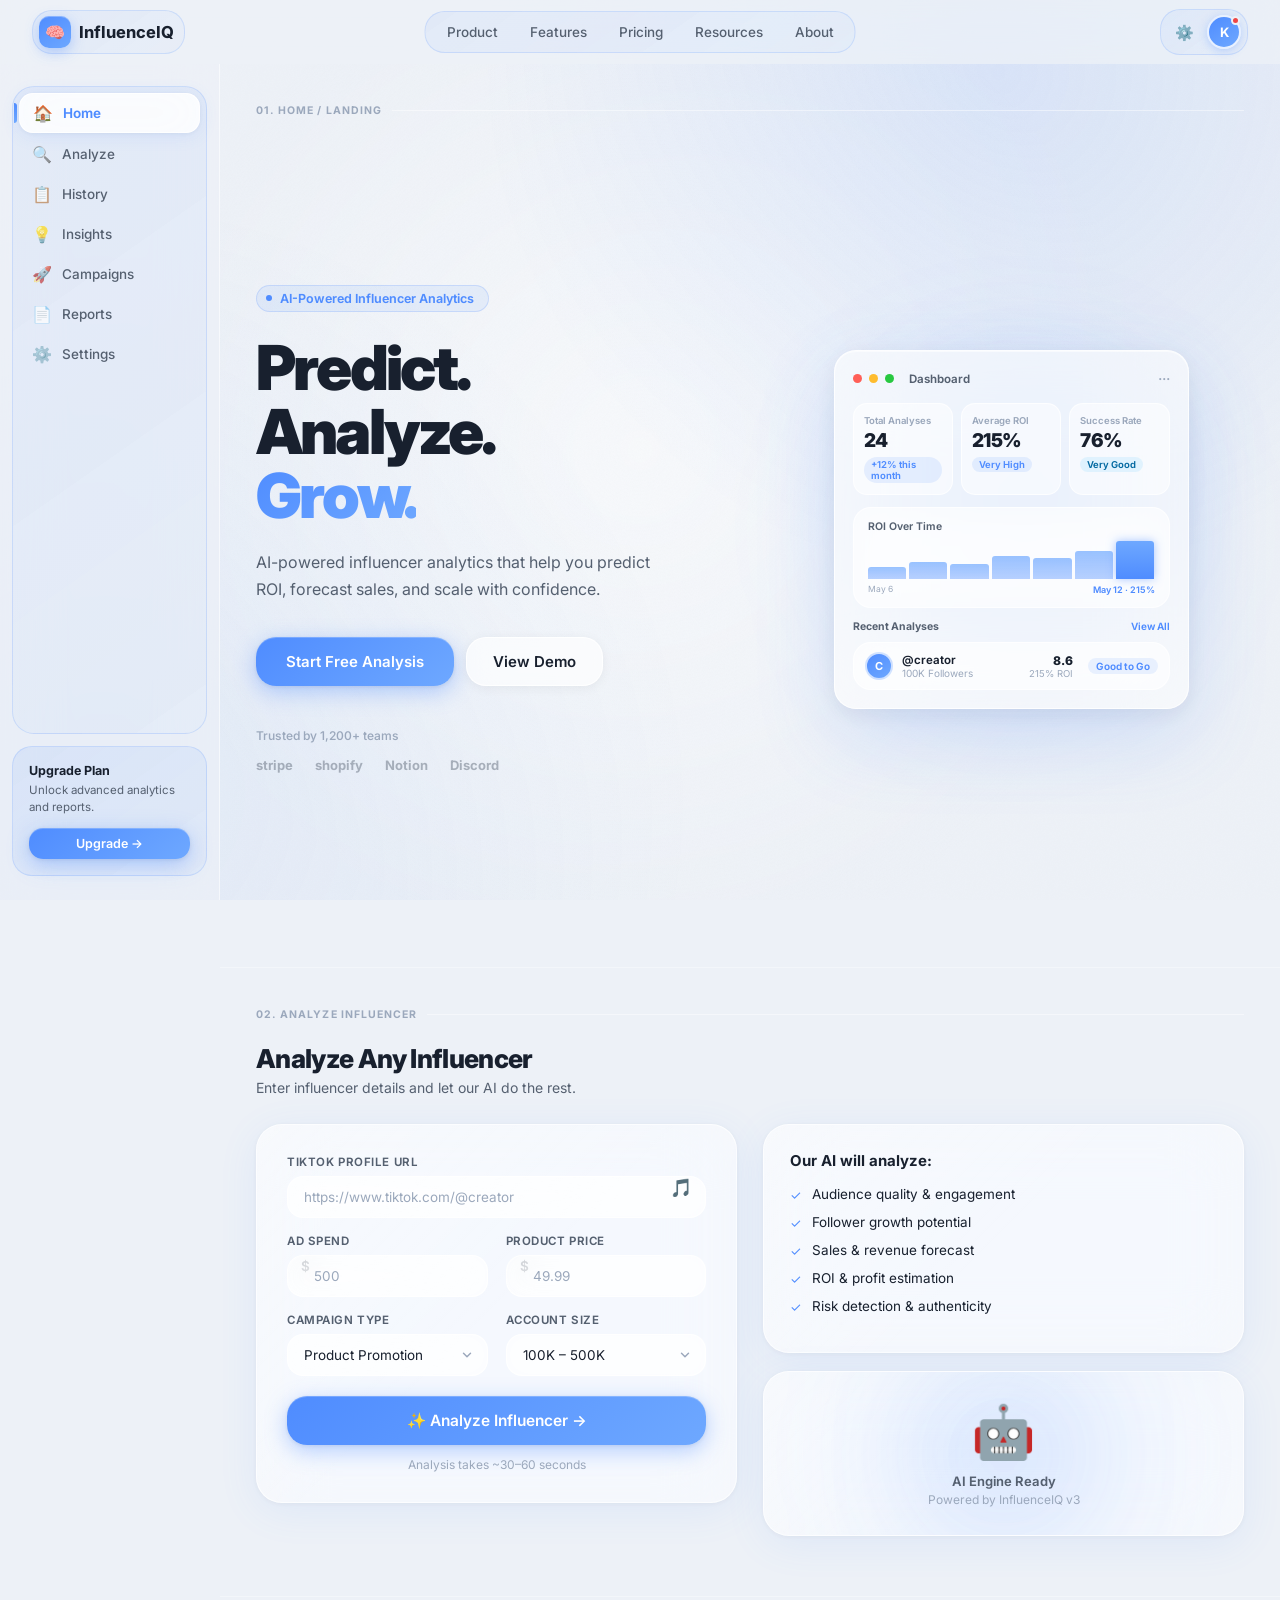
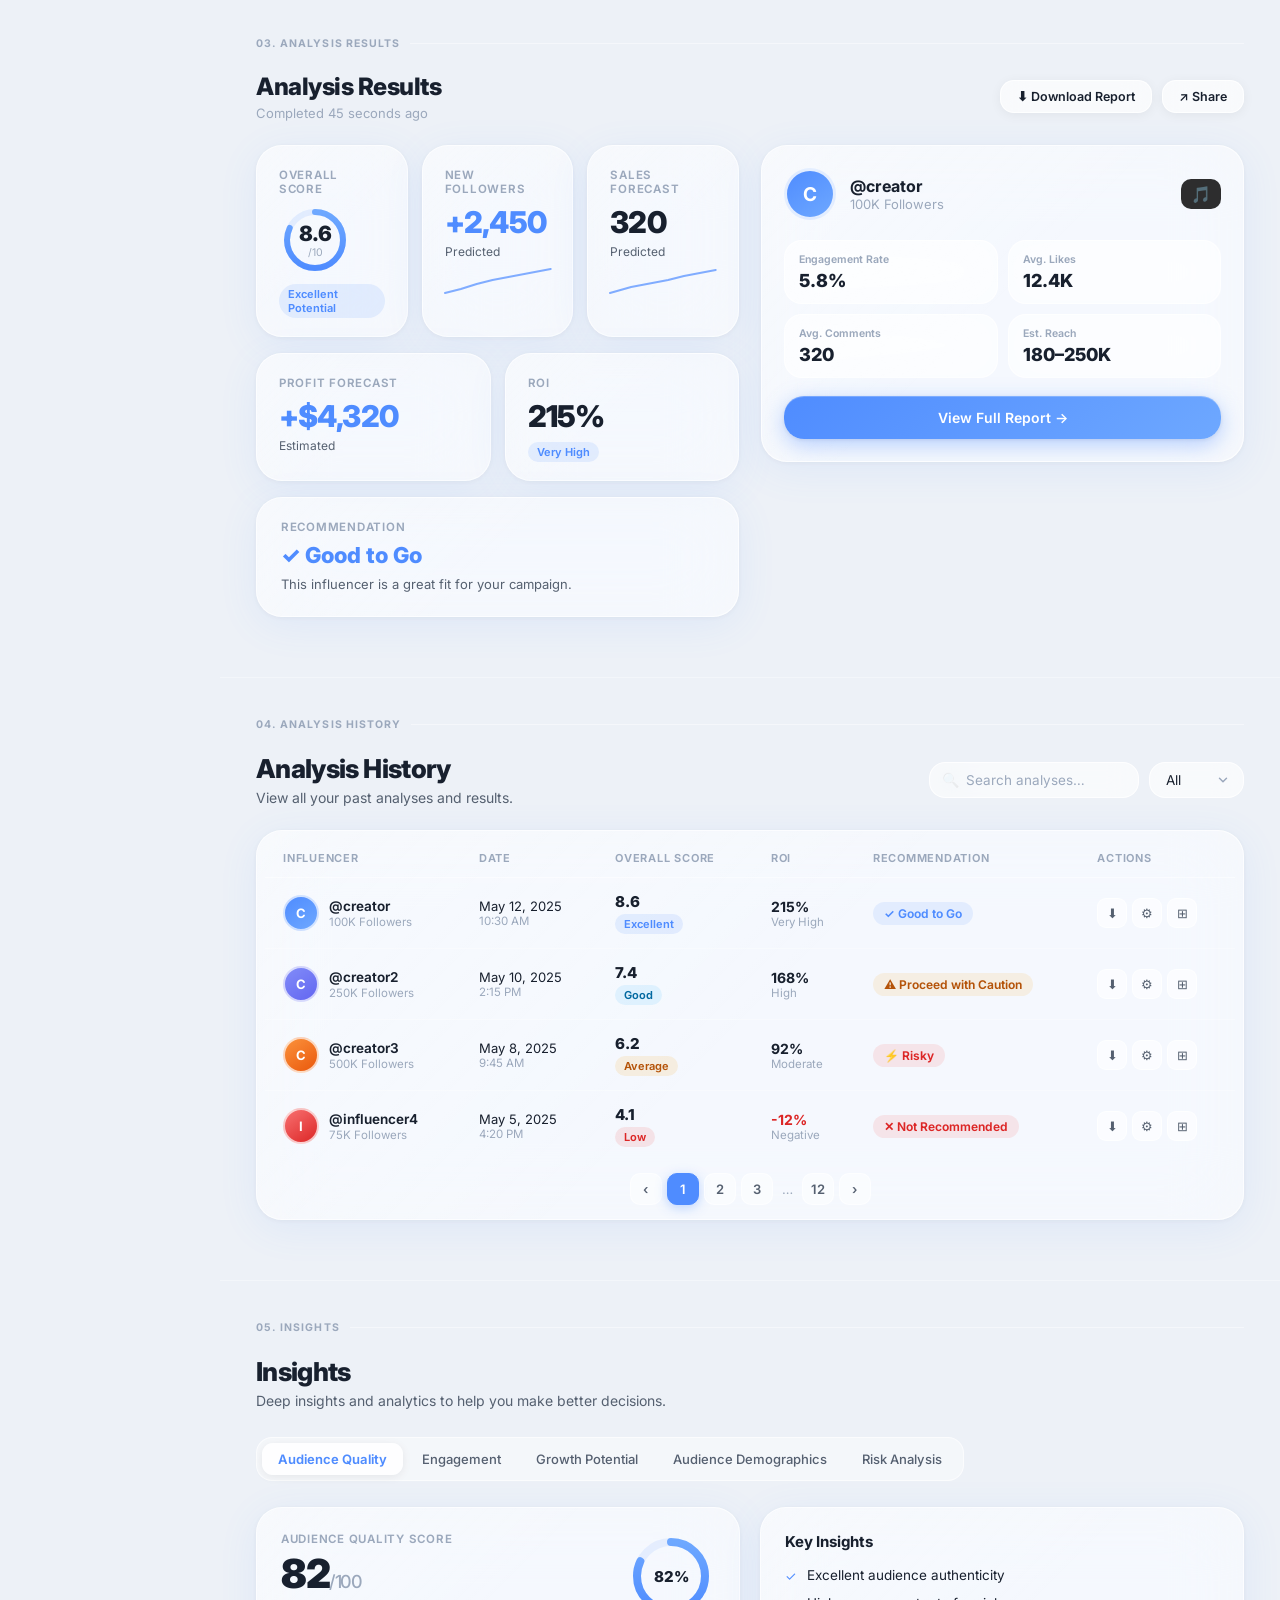
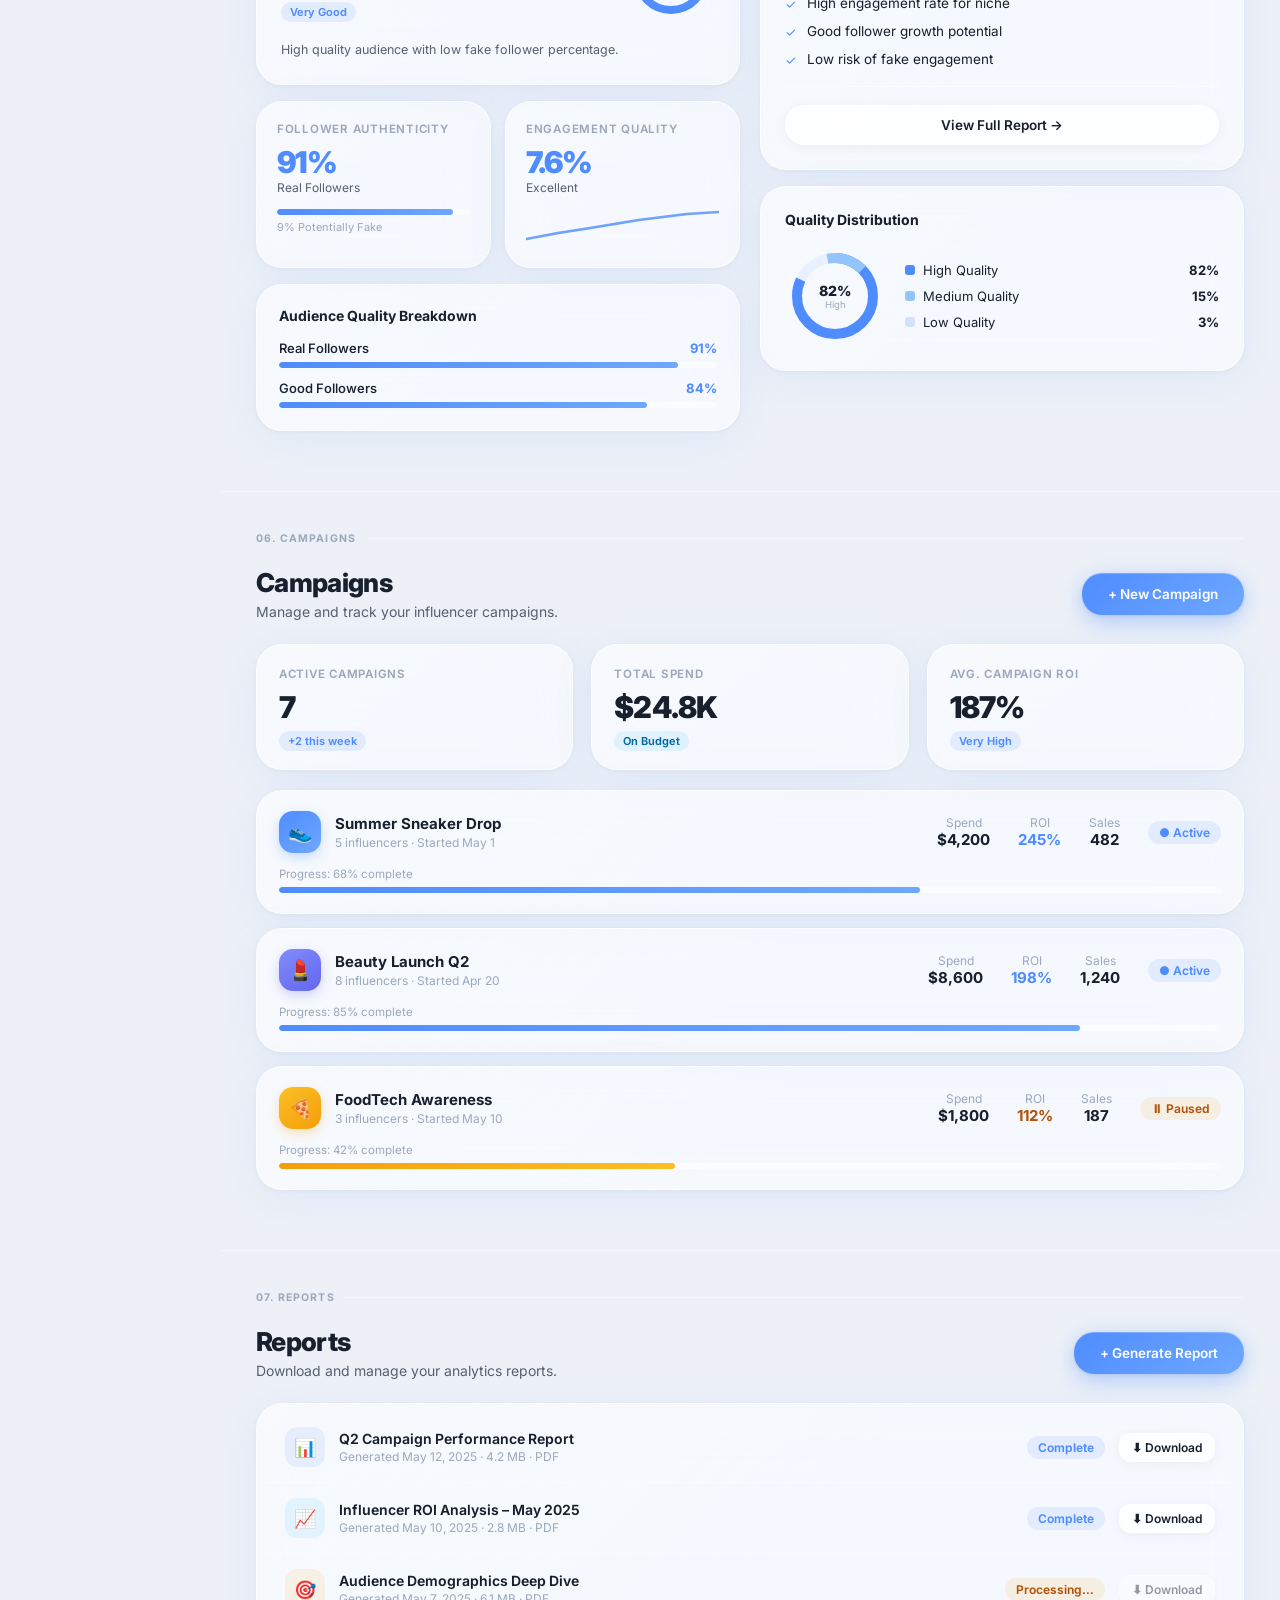
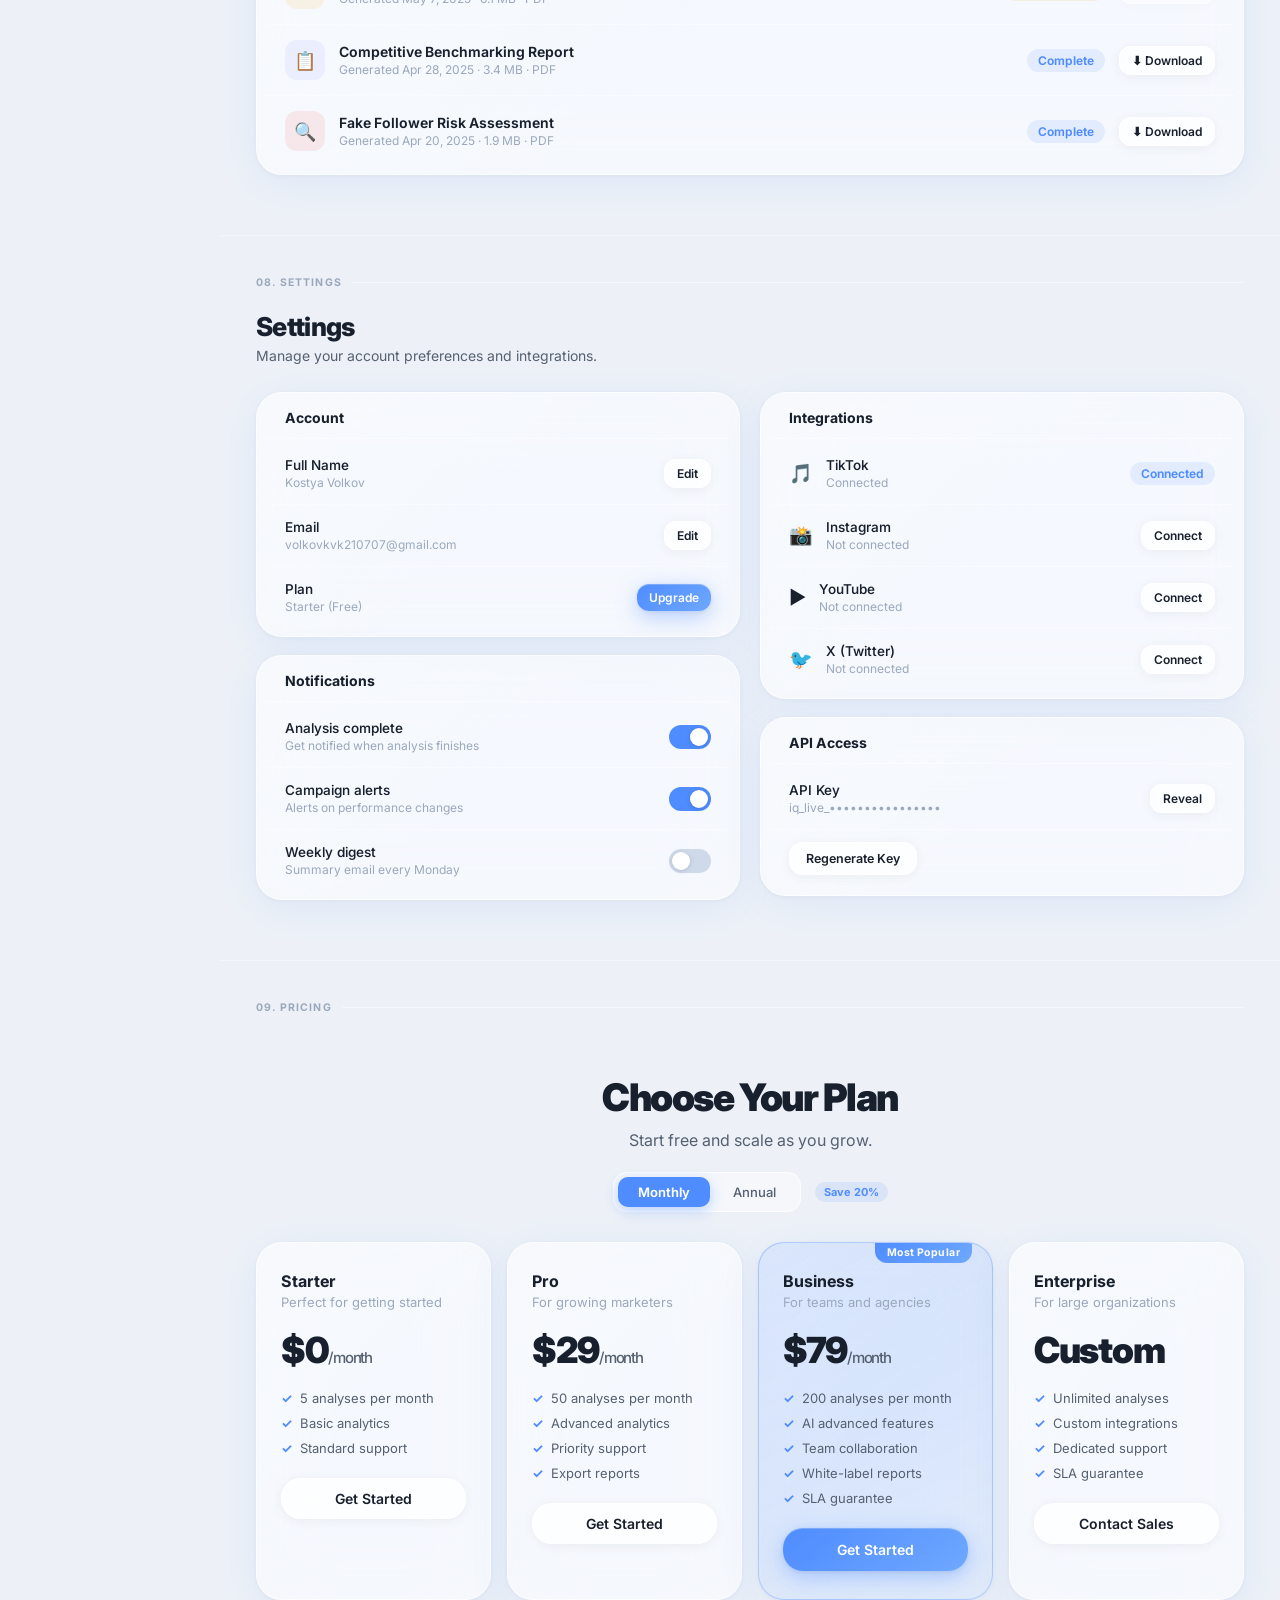
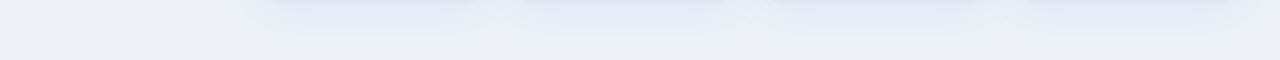
<file: index.html>
<!DOCTYPE html>
<html lang="en">
<head>
<meta charset="UTF-8">
<meta name="viewport" content="width=device-width, initial-scale=1.0">
<title>InfluenceIQ — AI-Powered Influencer Analytics</title>
<link href="https://fonts.googleapis.com/css2?family=Inter:wght@300;400;500;600;700;800;900&display=swap" rel="stylesheet">
<style>
/* ── RESET ─────────────────────────────────────────────────── */
*, *::before, *::after { box-sizing: border-box; margin: 0; padding: 0; }

/* ── DESIGN TOKENS ─────────────────────────────────────────── */
:root {
  --blue:        #4F8CFF;
  --blue-mid:    #5A97FF;
  --blue-light:  #6EA8FF;
  --blue-pale:   rgba(79,140,255,.10);

  --bg:          #EDF1F7;
  --bg2:         rgba(237,241,247,0.80);

  /* Liquid Glass */
  --glass:       rgba(255,255,255,0.52);
  --glass-b:     rgba(255,255,255,0.68);
  --glass-sh:    0 8px 40px rgba(79,140,255,.09), 0 1px 6px rgba(0,0,0,.05);
  --glass-hov:   0 20px 56px rgba(79,140,255,.15), 0 4px 16px rgba(0,0,0,.07);

  /* Text */
  --t1: #18202e;
  --t2: #556070;
  --t3: #9ba8bc;

  /* Radii */
  --r-card:   26px;
  --r-btn:    20px;
  --r-input:  16px;
  --r-side:   18px;

  --nav-h:   64px;
  --side-w:  220px;
}

/* ── BASE ──────────────────────────────────────────────────── */
html {
  scroll-behavior: smooth;
  overflow-y: scroll; /* always show scrollbar to prevent layout shift */
}
html::-webkit-scrollbar { width: 6px; }
html::-webkit-scrollbar-track { background: transparent; }
html::-webkit-scrollbar-thumb { background: rgba(79,140,255,.22); border-radius: 99px; }
html::-webkit-scrollbar-thumb:hover { background: rgba(79,140,255,.42); }

body {
  font-family: 'Inter', -apple-system, sans-serif;
  background: var(--bg);
  color: var(--t1);
  min-height: 100vh;
  overflow-x: hidden;
}

/* Layered background */
body::before {
  content: '';
  position: fixed; inset: 0; z-index: 0; pointer-events: none;
  background:
    radial-gradient(circle at 78% 8%,  rgba(79,140,255,.13) 0%, transparent 40%),
    radial-gradient(circle at 8%  88%, rgba(110,168,255,.09) 0%, transparent 42%),
    radial-gradient(circle at 50% 50%, rgba(255,255,255,.55) 0%, transparent 65%);
}
/* Noise grain */
body::after {
  content: '';
  position: fixed; inset: 0; z-index: 0; pointer-events: none;
  opacity: .55;
  background-image: url("data:image/svg+xml,%3Csvg xmlns='http://www.w3.org/2000/svg' width='200' height='200'%3E%3Cfilter id='n'%3E%3CfeTurbulence type='fractalNoise' baseFrequency='.75' numOctaves='4' stitchTiles='stitch'/%3E%3C/filter%3E%3Crect width='100%25' height='100%25' filter='url(%23n)' opacity='.04'/%3E%3C/svg%3E");
}

/* ── GLASS MIXIN ───────────────────────────────────────────── */
.glass {
  background: var(--glass);
  backdrop-filter: blur(36px) saturate(1.85);
  -webkit-backdrop-filter: blur(36px) saturate(1.85);
  border: 1px solid var(--glass-b);
  box-shadow: var(--glass-sh);
}

/* ── TOPNAV ────────────────────────────────────────────────── */
.topnav {
  position: fixed; top: 0; left: 0; right: 0;
  height: var(--nav-h); z-index: 200;
  display: flex; align-items: center; padding: 0 32px; gap: 0;
  background: rgba(237,241,247,.78);
  backdrop-filter: blur(36px) saturate(1.9);
  -webkit-backdrop-filter: blur(36px) saturate(1.9);
  border-bottom: none;
  box-shadow: none;
}
.topnav-logo {
  display: flex; align-items: center; gap: 10px;
  font-size: 16.5px; font-weight: 750; color: var(--t1);
  cursor: pointer; text-decoration: none; flex-shrink: 0;
  user-select: none;
}
.logo-mark {
  width: 32px; height: 32px; border-radius: 10px; flex-shrink: 0;
  background: linear-gradient(145deg, var(--blue), var(--blue-light));
  display: flex; align-items: center; justify-content: center;
  font-size: 16px;
  box-shadow: 0 4px 14px rgba(79,140,255,.38), inset 0 1px 0 rgba(255,255,255,.3);
}
.topnav-links {
  display: flex; list-style: none; gap: 2px;
  padding: 5px 6px;
  border-radius: 20px;
  border: 1px solid rgba(79,140,255,.18);
  background: linear-gradient(145deg, rgba(79,140,255,.07), rgba(110,168,255,.04));
  position: absolute;
  left: 50%;
  transform: translateX(-50%);
}
.topnav-links li a {
  display: block; padding: 7px 15px; border-radius: 12px;
  font-size: 13.5px; font-weight: 500; color: var(--t2);
  text-decoration: none; cursor: pointer;
  transition: color .18s, background .18s;
}
.topnav-links li a:hover { color: var(--t1); background: rgba(255,255,255,.55); }
.topnav-right { margin-left: auto; display: flex; align-items: center; gap: 10px; }

/* Bordered pill wrapper — reusable for logo & right group */
.nav-pill {
  display: flex; align-items: center; gap: 8px;
  padding: 5px 10px 5px 6px;
  border-radius: 20px;
  border: 1px solid rgba(79,140,255,.18);
  background: linear-gradient(145deg, rgba(79,140,255,.07), rgba(110,168,255,.04));
  transition: border-color .2s, background .2s;
}
.nav-pill:hover {
  border-color: rgba(79,140,255,.28);
  background: linear-gradient(145deg, rgba(79,140,255,.11), rgba(110,168,255,.07));
}
/* Right pill (settings + avatar) slightly tighter padding */
.nav-pill-right {
  padding: 5px 6px;
  gap: 6px;
}

.nav-icon-btn {
  width: 34px; height: 34px; border-radius: 10px; cursor: pointer;
  background: transparent; border: none;
  display: flex; align-items: center; justify-content: center;
  font-size: 15px; color: var(--t2);
  transition: all .18s; user-select: none;
}
.nav-icon-btn:hover { background: rgba(255,255,255,.65); transform: scale(1.06); border-radius: 10px; }
.topnav-avatar {
  width: 34px; height: 34px; border-radius: 50%; cursor: pointer;
  background: linear-gradient(145deg, var(--blue), var(--blue-light));
  display: flex; align-items: center; justify-content: center;
  font-size: 13px; font-weight: 700; color: #fff;
  border: 2px solid rgba(255,255,255,.85);
  box-shadow: 0 2px 10px rgba(79,140,255,.32);
  position: relative; transition: transform .18s;
}
.topnav-avatar:hover { transform: scale(1.07); }
.notif-dot {
  position: absolute; top: -1px; right: -1px;
  width: 9px; height: 9px; border-radius: 50%;
  background: #ef4444; border: 2px solid var(--bg);
}

/* ── APP SHELL ─────────────────────────────────────────────── */
#app {
  display: block;
  min-height: 100vh;
  padding-top: var(--nav-h);
  position: relative; z-index: 1;
}

/* ── SIDEBAR ───────────────────────────────────────────────── */
.sidebar {
  width: var(--side-w);
  position: fixed; top: var(--nav-h); left: 0; bottom: 0;
  padding: 22px 12px 24px;
  display: flex; flex-direction: column; gap: 2px;
  background: rgba(237,241,247,.62);
  backdrop-filter: blur(28px);
  -webkit-backdrop-filter: blur(28px);
  border-right: 1px solid rgba(255,255,255,.52);
  overflow-y: auto; overflow-x: hidden;
  z-index: 100;
}
.sidebar::-webkit-scrollbar { width: 0; }

.nav-group {
  display: flex; flex-direction: column; gap: 2px;
  padding: 6px;
  border-radius: 22px;
  border: 1px solid rgba(79,140,255,.18);
  background: linear-gradient(145deg, rgba(79,140,255,.07), rgba(110,168,255,.04));
  flex: 1;          /* растягивается до Upgrade Plan */
  margin-bottom: 10px; /* зазор между группой и Upgrade Plan */
}

.nav-item {
  display: flex; align-items: center; gap: 10px;
  padding: 9px 13px; border-radius: 14px;
  font-size: 13.5px; font-weight: 500; color: var(--t2);
  cursor: pointer; user-select: none;
  transition: all .22s cubic-bezier(.4,0,.2,1);
  position: relative; white-space: nowrap;
}
.nav-item:hover {
  background: rgba(255,255,255,.55);
  color: var(--t1);
}
.nav-item.active {
  background: rgba(255,255,255,.82);
  backdrop-filter: blur(22px);
  -webkit-backdrop-filter: blur(22px);
  border: 1px solid rgba(255,255,255,.95);
  color: var(--blue);
  font-weight: 640;
  box-shadow: 0 2px 18px rgba(79,140,255,.14), 0 1px 5px rgba(0,0,0,.05);
}
.nav-item.active .nav-ic { opacity: 1; }
.nav-item.active::before {
  content: '';
  position: absolute; left: -6px; top: 50%;
  transform: translateY(-50%);
  width: 3px; height: 20px;
  background: linear-gradient(180deg, var(--blue), var(--blue-light));
  border-radius: 0 4px 4px 0;
}
.nav-ic { font-size: 16px; width: 20px; text-align: center; opacity: .65; }

.sidebar-spacer { flex: 1; min-height: 16px; }

.upgrade-card {
  padding: 16px;
  border-radius: 20px;
  background: linear-gradient(145deg, rgba(79,140,255,.11), rgba(110,168,255,.07));
  border: 1px solid rgba(79,140,255,.18);
}
.upgrade-card h4 { font-size: 12.5px; font-weight: 700; margin-bottom: 4px; }
.upgrade-card p  { font-size: 11.5px; color: var(--t2); line-height: 1.5; margin-bottom: 12px; }

/* ── MAIN ──────────────────────────────────────────────────── */
.main {
  margin-left: var(--side-w);
  padding: 0;
  min-height: calc(100vh - var(--nav-h));
}

/* ── SECTIONS (scrollable) ─────────────────────────────────── */
.page {
  padding: 40px 36px 60px;
  border-bottom: 1px solid rgba(255,255,255,.35);
  opacity: 0;
  transform: translateY(18px);
  transition: opacity .55s cubic-bezier(.4,0,.2,1), transform .55s cubic-bezier(.4,0,.2,1);
}
.page.visible {
  opacity: 1;
  transform: translateY(0);
}
.page:last-child { border-bottom: none; }

/* Section label */
.section-label {
  font-size: 10.5px; font-weight: 700; color: var(--t3);
  text-transform: uppercase; letter-spacing: .1em;
  margin-bottom: 22px;
  display: flex; align-items: center; gap: 10px;
}
.section-label::after {
  content: '';
  flex: 1; height: 1px;
  background: rgba(255,255,255,.45);
}

@keyframes pgIn {
  from { opacity: 0; transform: translateY(12px); }
  to   { opacity: 1; transform: translateY(0); }
}

/* ── CARDS ─────────────────────────────────────────────────── */
.card {
  background: var(--glass);
  backdrop-filter: blur(36px) saturate(1.85);
  -webkit-backdrop-filter: blur(36px) saturate(1.85);
  border: 1px solid var(--glass-b);
  border-radius: var(--r-card);
  box-shadow: var(--glass-sh);
  transition: transform .26s cubic-bezier(.4,0,.2,1), box-shadow .26s;
  position: relative; overflow: hidden;
}
.card::before {
  content: '';
  position: absolute; inset: 0; pointer-events: none; z-index: 0;
  background: linear-gradient(135deg, rgba(255,255,255,.18) 0%, transparent 50%);
  border-radius: inherit;
}
.card > * { position: relative; z-index: 1; }
.card:hover {
  transform: translateY(-3px);
  box-shadow: var(--glass-hov);
}

/* Inner glass surface (sub-card) */
.inner-glass {
  background: rgba(255,255,255,.48);
  border: 1px solid rgba(255,255,255,.72);
  border-radius: 18px;
  backdrop-filter: blur(20px);
  -webkit-backdrop-filter: blur(20px);
}

/* ── BUTTONS ───────────────────────────────────────────────── */
.btn {
  display: inline-flex; align-items: center; justify-content: center;
  gap: 7px; border: none; cursor: pointer; font-family: inherit;
  font-weight: 600; transition: all .22s cubic-bezier(.4,0,.2,1);
  position: relative; overflow: hidden; white-space: nowrap;
}

/* Shine sweep */
.btn::after {
  content: '';
  position: absolute; top: -50%; left: -70%;
  width: 55%; height: 200%;
  background: linear-gradient(105deg, transparent, rgba(255,255,255,.32), transparent);
  transform: skewX(-22deg);
  transition: left .55s ease;
  pointer-events: none;
}
.btn:hover::after { left: 130%; }

.btn-primary {
  padding: 13px 26px; border-radius: var(--r-btn); font-size: 14.5px; color: #fff;
  background: linear-gradient(140deg, var(--blue) 0%, var(--blue-light) 100%);
  box-shadow: 0 6px 22px rgba(79,140,255,.40), 0 1px 4px rgba(0,0,0,.09),
              inset 0 1px 0 rgba(255,255,255,.22);
}
.btn-primary:hover { transform: translateY(-2px); box-shadow: 0 10px 30px rgba(79,140,255,.52); }
.btn-primary:active { transform: scale(.97); }

.btn-secondary {
  padding: 11px 22px; border-radius: var(--r-btn); font-size: 13.5px; color: var(--t1);
  background: rgba(255,255,255,.65);
  border: 1px solid rgba(255,255,255,.82) !important;
  backdrop-filter: blur(14px);
  box-shadow: 0 2px 12px rgba(0,0,0,.055);
}
.btn-secondary:hover { background: rgba(255,255,255,.88); transform: translateY(-1px); }
.btn-secondary:active { transform: scale(.97); }

.btn-sm { padding: 8px 16px !important; font-size: 12.5px !important; border-radius: 14px !important; }
.btn-xs { padding: 6px 12px !important; font-size: 12px !important; border-radius: 12px !important; }

/* ── INPUTS ────────────────────────────────────────────────── */
.inp {
  width: 100%;
  padding: 12px 16px;
  border-radius: var(--r-input);
  background: rgba(255,255,255,.62);
  border: 1.5px solid rgba(255,255,255,.82);
  font-family: inherit; font-size: 13.5px; color: var(--t1);
  outline: none; backdrop-filter: blur(14px);
  transition: all .2s;
}
.inp:focus {
  border-color: rgba(79,140,255,.42);
  background: rgba(255,255,255,.88);
  box-shadow: 0 0 0 3.5px rgba(79,140,255,.11);
}
.inp::placeholder { color: var(--t3); }

.sel {
  width: 100%;
  padding: 12px 38px 12px 16px;
  border-radius: var(--r-input);
  background: rgba(255,255,255,.62);
  border: 1.5px solid rgba(255,255,255,.82);
  font-family: inherit; font-size: 13.5px; color: var(--t1);
  outline: none; appearance: none; cursor: pointer;
  backdrop-filter: blur(14px); transition: all .2s;
  background-image: url("data:image/svg+xml,%3Csvg xmlns='http://www.w3.org/2000/svg' width='14' height='14' viewBox='0 0 24 24' fill='none' stroke='%239ba8bc' stroke-width='2.5' stroke-linecap='round' stroke-linejoin='round'%3E%3Cpolyline points='6 9 12 15 18 9'/%3E%3C/svg%3E");
  background-repeat: no-repeat; background-position: right 13px center;
}
.sel:focus { border-color: rgba(79,140,255,.42); box-shadow: 0 0 0 3.5px rgba(79,140,255,.11); background-color: rgba(255,255,255,.88); }

.lbl { display: block; font-size: 11.5px; font-weight: 640; color: var(--t2); margin-bottom: 7px; letter-spacing: .05em; text-transform: uppercase; }
.inp-group { margin-bottom: 16px; }

/* Prefix input */
.inp-prefix { position: relative; }
.inp-prefix .prefix { position: absolute; left: 14px; top: 50%; transform: translateY(-50%); font-size: 13.5px; color: var(--t2); font-weight: 600; pointer-events: none; }
.inp-prefix .inp { padding-left: 26px; }
.inp-suffix .suffix { position: absolute; right: 14px; top: 50%; transform: translateY(-50%); font-size: 18px; pointer-events: none; }
.inp-suffix { position: relative; }

/* ── BADGES ────────────────────────────────────────────────── */
.badge {
  display: inline-flex; align-items: center; gap: 4px;
  padding: 3px 9px; border-radius: 20px;
  font-size: 11px; font-weight: 640;
}
.badge-blue   { background: rgba(79,140,255,.12); color: var(--blue); }
.badge-sky    { background: rgba(56,189,248,.12);  color: #0369a1; }
.badge-slate  { background: rgba(100,116,139,.1);  color: #475569; }
.badge-amber  { background: rgba(245,158,11,.12);  color: #b45309; }
.badge-red    { background: rgba(239,68,68,.12);   color: #dc2626; }

/* ── PILLS (table) ─────────────────────────────────────────── */
.pill {
  display: inline-flex; align-items: center; gap: 5px;
  padding: 4px 11px; border-radius: 20px;
  font-size: 12px; font-weight: 640;
}
.pill-blue    { background: rgba(79,140,255,.11); color: var(--blue); }
.pill-sky     { background: rgba(56,189,248,.11); color: #0369a1; }
.pill-amber   { background: rgba(245,158,11,.11); color: #b45309; }
.pill-red     { background: rgba(239,68,68,.11);  color: #dc2626; }

/* ── STAT CARD ─────────────────────────────────────────────── */
.sc { padding: 22px 22px 18px; }
.sc-label { font-size: 11.5px; font-weight: 640; color: var(--t3); text-transform: uppercase; letter-spacing: .065em; margin-bottom: 8px; }
.sc-value { font-size: 30px; font-weight: 860; letter-spacing: -.03em; color: var(--t1); }
.sc-sub   { font-size: 12px; color: var(--t2); margin-top: 4px; }

/* ── SCORE RING ────────────────────────────────────────────── */
.ring-wrap {
  position: relative; display: inline-flex;
  align-items: center; justify-content: center;
  width: 88px; height: 88px; flex-shrink: 0;
}
.ring-wrap svg { position: absolute; top:0; left:0; transform: rotate(-90deg); }
.ring-inner { text-align: center; }
.ring-num { font-size: 21px; font-weight: 860; letter-spacing: -.03em; }
.ring-den { font-size: 10.5px; color: var(--t3); }

/* ── DONUT ─────────────────────────────────────────────────── */
.donut-wrap { position: relative; display: inline-flex; align-items: center; justify-content: center; }
.donut-center { position: absolute; text-align: center; }

/* ── PROGRESS BAR ──────────────────────────────────────────── */
.pbar-track { background: rgba(255,255,255,.45); border-radius: 99px; height: 6px; overflow: hidden; }
.pbar-fill { height: 100%; border-radius: 99px; background: linear-gradient(90deg, var(--blue), var(--blue-light)); transition: width 1s cubic-bezier(.4,0,.2,1); }

/* ── SPARKLINE ─────────────────────────────────────────────── */
.spark { display: block; overflow: visible; }

/* ── TABLE ─────────────────────────────────────────────────── */
.tbl { width: 100%; border-collapse: collapse; }
.tbl th {
  font-size: 11px; font-weight: 660; color: var(--t3);
  text-transform: uppercase; letter-spacing: .07em;
  padding: 12px 18px; text-align: left;
  border-bottom: 1px solid rgba(255,255,255,.5);
}
.tbl td {
  padding: 14px 18px; font-size: 13px;
  border-bottom: 1px solid rgba(255,255,255,.3);
  vertical-align: middle;
}
.tbl tr:last-child td { border-bottom: none; }
.tbl tbody tr { transition: background .14s; }
.tbl tbody tr:hover td { background: rgba(255,255,255,.22); }

/* Row avatar */
.row-av {
  width: 36px; height: 36px; border-radius: 50%; flex-shrink: 0;
  background: linear-gradient(145deg, var(--blue), var(--blue-light));
  display: flex; align-items: center; justify-content: center;
  font-size: 13px; font-weight: 700; color: #fff;
  border: 2px solid rgba(255,255,255,.7);
}
.row-info { display: flex; align-items: center; gap: 10px; }
.row-name { font-size: 13.5px; font-weight: 640; }
.row-sub  { font-size: 11.5px; color: var(--t3); margin-top: 1px; }

/* ── TABS ──────────────────────────────────────────────────── */
.tabs {
  display: flex; gap: 3px; padding: 5px;
  background: rgba(255,255,255,.42);
  border-radius: 16px; border: 1px solid rgba(255,255,255,.62);
  width: fit-content; margin-bottom: 26px; flex-wrap: wrap;
}
.tab {
  padding: 8px 16px; border-radius: 11px;
  font-size: 13px; font-weight: 510; color: var(--t2);
  border: none; background: transparent; cursor: pointer;
  transition: all .2s; font-family: inherit;
}
.tab.active {
  background: rgba(255,255,255,.86);
  color: var(--blue); font-weight: 640;
  box-shadow: 0 2px 10px rgba(0,0,0,.07);
}

/* ── TOGGLE ────────────────────────────────────────────────── */
.toggle-row {
  display: inline-flex; align-items: center; gap: 3px; padding: 4px;
  background: rgba(255,255,255,.45); border-radius: 14px;
  border: 1px solid rgba(255,255,255,.65);
}
.toggle-opt {
  padding: 7px 20px; border-radius: 10px;
  font-size: 13px; font-weight: 510; color: var(--t2);
  border: none; background: transparent; cursor: pointer;
  transition: all .2s; font-family: inherit;
}
.toggle-opt.active { background: var(--blue); color: #fff; font-weight: 640; box-shadow: 0 4px 14px rgba(79,140,255,.35); }
.save-tag { font-size: 11px; font-weight: 700; padding: 3px 9px; background: rgba(79,140,255,.12); color: var(--blue); border-radius: 20px; margin-left: 4px; }

/* ── ACTION BTN (icon) ─────────────────────────────────────── */
.act-btn {
  width: 30px; height: 30px; border-radius: 9px;
  background: rgba(255,255,255,.55); border: 1px solid rgba(255,255,255,.72);
  display: inline-flex; align-items: center; justify-content: center;
  cursor: pointer; font-size: 13px; color: var(--t2);
  transition: all .18s; user-select: none;
}
.act-btn:hover { background: rgba(255,255,255,.9); color: var(--blue); transform: scale(1.08); }

/* ── SWITCH ────────────────────────────────────────────────── */
.sw { position: relative; width: 42px; height: 24px; flex-shrink: 0; }
.sw input { display: none; }
.sw-track {
  position: absolute; inset: 0; border-radius: 99px;
  background: rgba(180,195,220,.6); cursor: pointer; transition: all .25s;
}
.sw-track::before {
  content: ''; position: absolute;
  width: 18px; height: 18px; left: 3px; top: 3px;
  background: #fff; border-radius: 50%;
  transition: all .25s; box-shadow: 0 1px 5px rgba(0,0,0,.14);
}
.sw input:checked ~ .sw-track { background: var(--blue); }
.sw input:checked ~ .sw-track::before { transform: translateX(18px); }

/* ── PAGINATION ────────────────────────────────────────────── */
.pager { display: flex; align-items: center; gap: 5px; }
.pg-btn {
  width: 32px; height: 32px; border-radius: 10px;
  border: 1px solid rgba(255,255,255,.62);
  background: rgba(255,255,255,.45);
  font-size: 13px; font-weight: 600; color: var(--t2);
  cursor: pointer; display: flex; align-items: center; justify-content: center;
  transition: all .18s; font-family: inherit;
}
.pg-btn:hover { background: rgba(255,255,255,.78); }
.pg-btn.active { background: var(--blue); color: #fff; border-color: var(--blue); box-shadow: 0 3px 12px rgba(79,140,255,.35); }

/* ── DIVIDER ───────────────────────────────────────────────── */
.div { height: 1px; background: rgba(255,255,255,.45); margin: 18px 0; }

/* ── PAGE HEADER ───────────────────────────────────────────── */
.pg-head { margin-bottom: 28px; }
.pg-head h1 { font-size: 26px; font-weight: 820; letter-spacing: -.025em; }
.pg-head p  { font-size: 14px; color: var(--t2); margin-top: 5px; }

/* ── GRID HELPERS ──────────────────────────────────────────── */
.g2 { display: grid; grid-template-columns: 1fr 1fr; gap: 18px; }
.g3 { display: grid; grid-template-columns: 1fr 1fr 1fr; gap: 18px; }
.g4 { display: grid; grid-template-columns: repeat(4,1fr); gap: 16px; }

/* ── FLOAT ANIMATION ───────────────────────────────────────── */
@keyframes float { 0%,100%{transform:translateY(0)} 50%{transform:translateY(-13px)} }
@keyframes pulse { 0%,100%{opacity:1;transform:scale(1)} 50%{opacity:.45;transform:scale(.82)} }
@keyframes spin  { to{transform:rotate(360deg)} }
@keyframes fadeUp{ from{opacity:0;transform:translateY(20px)} to{opacity:1;transform:translateY(0)} }

/* ── GLOW ORB ──────────────────────────────────────────────── */
.glow { position: absolute; border-radius: 50%; filter: blur(70px); pointer-events: none; }

/* ── ANALYSIS LOADING OVERLAY ──────────────────────────────── */
.ai-overlay {
  display: none; position: fixed; inset: 0; z-index: 500;
  background: rgba(237,241,247,.75);
  backdrop-filter: blur(24px); -webkit-backdrop-filter: blur(24px);
  flex-direction: column; align-items: center; justify-content: center; gap: 18px;
}
.ai-overlay.show { display: flex; }
.spinner {
  width: 62px; height: 62px; border-radius: 50%;
  border: 3px solid rgba(79,140,255,.15);
  border-top-color: var(--blue);
  animation: spin .75s linear infinite;
}

/* ── CHECK ITEMS ───────────────────────────────────────────── */
.check-row { display: flex; align-items: flex-start; gap: 10px; margin-bottom: 11px; font-size: 13.5px; }
.check-ic  { color: var(--blue); font-size: 13px; margin-top: 1px; flex-shrink: 0; }

/* ── SETTINGS ROW ──────────────────────────────────────────── */
.srow {
  display: flex; align-items: center; padding: 14px 20px;
  gap: 13px; border-bottom: 1px solid rgba(255,255,255,.35);
}
.srow:last-child { border-bottom: none; }
.srow-label { flex: 1; font-size: 13.5px; font-weight: 540; }
.srow-sub   { font-size: 12px; color: var(--t3); margin-top: 2px; }

/* ── REPORT ROW ────────────────────────────────────────────── */
.rrow {
  display: flex; align-items: center; padding: 15px 20px;
  gap: 14px; border-bottom: 1px solid rgba(255,255,255,.35);
  transition: background .14s;
}
.rrow:last-child { border-bottom: none; }
.rrow:hover { background: rgba(255,255,255,.22); border-radius: 14px; }
.rrow-icon {
  width: 40px; height: 40px; border-radius: 12px; flex-shrink: 0;
  display: flex; align-items: center; justify-content: center; font-size: 18px;
}

/* ── CAMPAIGN CARD ─────────────────────────────────────────── */
.cc { padding: 20px 22px; }
.cc-status { width: 8px; height: 8px; border-radius: 50%; background: var(--blue); display: inline-block; }

/* ── HERO ──────────────────────────────────────────────────── */
.hero-wrap {
  display: grid; grid-template-columns: 1fr 1fr;
  gap: 56px; align-items: center;
  min-height: calc(100vh - var(--nav-h) - 68px);
  padding: 48px 0 36px;
}
.hero-eyebrow {
  display: inline-flex; align-items: center; gap: 8px;
  padding: 5px 14px 5px 9px; border-radius: 20px;
  background: rgba(79,140,255,.09); border: 1px solid rgba(79,140,255,.2);
  font-size: 12.5px; font-weight: 640; color: var(--blue); margin-bottom: 24px;
}
.eyebrow-dot { width: 6px; height: 6px; background: var(--blue); border-radius: 50%; animation: pulse 1.9s ease-in-out infinite; }
.hero-h1 {
  font-size: 62px; font-weight: 900; letter-spacing: -.045em; line-height: 1.03;
  margin-bottom: 22px;
}
.hero-h1 .grad {
  background: linear-gradient(138deg, var(--blue) 0%, var(--blue-light) 100%);
  -webkit-background-clip: text; -webkit-text-fill-color: transparent; background-clip: text;
}
.hero-sub {
  font-size: 16px; color: var(--t2); line-height: 1.68;
  max-width: 400px; margin-bottom: 34px;
}
.hero-cta { display: flex; gap: 12px; flex-wrap: wrap; }
.hero-trust {
  margin-top: 42px; font-size: 12px; color: var(--t3); font-weight: 540;
}
.trust-logos { display: flex; align-items: center; gap: 22px; margin-top: 14px; opacity: .45; }
.trust-logo  { font-size: 13px; font-weight: 700; color: var(--t2); }

/* Device mockup */
.device-float { animation: float 5.5s ease-in-out infinite; }
.device {
  border-radius: 22px; padding: 18px;
  background: rgba(255,255,255,.56);
  backdrop-filter: blur(44px);
  -webkit-backdrop-filter: blur(44px);
  border: 1px solid rgba(255,255,255,.78);
  box-shadow: 0 28px 80px rgba(79,140,255,.18), 0 6px 24px rgba(0,0,0,.07),
              inset 0 1px 0 rgba(255,255,255,.55);
  width: 100%; max-width: 355px;
}
.device-bar {
  display: flex; align-items: center; gap: 7px; margin-bottom: 14px;
}
.dot-r { width: 9px; height: 9px; border-radius: 50%; background: #ff5f57; }
.dot-a { width: 9px; height: 9px; border-radius: 50%; background: #febc2e; }
.dot-g { width: 9px; height: 9px; border-radius: 50%; background: #28c840; }
.device-title { font-size: 11.5px; font-weight: 640; color: var(--t2); margin-left: 8px; }
.device-title-r { margin-left: auto; font-size: 16px; cursor: pointer; }

/* Mini stat in device */
.ms {
  padding: 11px 10px;
  background: rgba(255,255,255,.52);
  border: 1px solid rgba(255,255,255,.72);
  border-radius: 14px;
}
.ms-label { font-size: 9.5px; font-weight: 640; color: var(--t3); margin-bottom: 3px; }
.ms-val   { font-size: 19px; font-weight: 860; letter-spacing: -.025em; }

/* Mini bars */
.mini-bars { display: flex; align-items: flex-end; gap: 3px; }
.mb { border-radius: 3px 3px 0 0; background: linear-gradient(180deg, rgba(110,168,255,.7), rgba(79,140,255,.4)); }

/* ── PRICING CARD ──────────────────────────────────────────── */
.pc { padding: 28px 24px; position: relative; }
.pc.popular {
  background: linear-gradient(155deg, rgba(79,140,255,.16), rgba(110,168,255,.09));
  border: 1.5px solid rgba(79,140,255,.32) !important;
}
.pc-badge {
  position: absolute; top: -1px; right: 20px;
  background: linear-gradient(135deg, var(--blue), var(--blue-light));
  color: #fff; font-size: 10.5px; font-weight: 700;
  padding: 4px 12px; border-radius: 0 0 12px 12px; letter-spacing: .04em;
}
.pc-price { font-size: 36px; font-weight: 900; letter-spacing: -.035em; }
.pc-price sub { font-size: 15px; font-weight: 500; color: var(--t2); vertical-align: baseline; }
.pc-features { list-style: none; margin: 18px 0 22px; display: flex; flex-direction: column; gap: 9px; }
.pc-features li {
  font-size: 13px; color: var(--t2);
  display: flex; align-items: center; gap: 8px;
}
.pc-features li::before { content: '✓'; color: var(--blue); font-weight: 700; font-size: 13px; }

/* Search bar */
.search-rel { position: relative; display: flex; align-items: center; }
.search-ic  { position: absolute; left: 13px; font-size: 14px; color: var(--t3); pointer-events: none; }
.search-rel .inp { padding-left: 36px; }

/* ── MISC ──────────────────────────────────────────────────── */
.row-between { display: flex; align-items: center; justify-content: space-between; flex-wrap: wrap; gap: 12px; }
.row-end     { display: flex; align-items: center; gap: 10px; flex-wrap: wrap; }
</style>
</head>
<body>

<!-- LOADING OVERLAY -->
<div class="ai-overlay" id="aiOverlay">
  <div class="spinner"></div>
  <div style="text-align:center">
    <div style="font-size:17px;font-weight:720;margin-bottom:5px">Analyzing Influencer</div>
    <div style="font-size:13px;color:var(--t2)">Analysis takes ~30–60 seconds</div>
  </div>
</div>

<!-- ══════════════════════════════════ TOPNAV -->
<nav class="topnav">

  <!-- Logo — individual border pill -->
  <div class="nav-pill" onclick="go('home')" style="cursor:pointer;user-select:none">
    <div class="logo-mark">🧠</div>
    <span style="font-size:16.5px;font-weight:750;color:var(--t1)">InfluenceIQ</span>
  </div>

  <ul class="topnav-links">
    <li><a onclick="go('home')">Product</a></li>
    <li><a onclick="go('insights')">Features</a></li>
    <li><a onclick="go('pricing')">Pricing</a></li>
    <li><a>Resources</a></li>
    <li><a>About</a></li>
  </ul>

  <!-- Right — settings + avatar in one pill -->
  <div class="topnav-right">
    <div class="nav-pill nav-pill-right">
      <div class="nav-icon-btn">⚙️</div>
      <div class="topnav-avatar" id="avatarBtn">K<div class="notif-dot"></div></div>
    </div>
  </div>

</nav>

<!-- ══════════════════════════════════ APP SHELL -->
<div id="app">

  <!-- SIDEBAR -->
  <aside class="sidebar">
    <div class="nav-group">
      <div class="nav-item active" data-p="home">
        <span class="nav-ic">🏠</span> Home
      </div>
      <div class="nav-item" data-p="analyze">
        <span class="nav-ic">🔍</span> Analyze
      </div>
      <div class="nav-item" data-p="history">
        <span class="nav-ic">📋</span> History
      </div>
      <div class="nav-item" data-p="insights">
        <span class="nav-ic">💡</span> Insights
      </div>
      <div class="nav-item" data-p="campaigns">
        <span class="nav-ic">🚀</span> Campaigns
      </div>
      <div class="nav-item" data-p="reports">
        <span class="nav-ic">📄</span> Reports
      </div>
      <div class="nav-item" data-p="settings">
        <span class="nav-ic">⚙️</span> Settings
      </div>
    </div>

    <div class="upgrade-card">
      <h4>Upgrade Plan</h4>
      <p>Unlock advanced analytics and reports.</p>
      <button class="btn btn-primary btn-sm" style="width:100%" onclick="go('pricing')">Upgrade →</button>
    </div>
  </aside>

  <!-- MAIN -->
  <main class="main" id="mainArea">

    <!-- ════════════════ HOME / LANDING ════════════════ -->
    <section class="page" id="page-home">
      <div class="section-label">01. Home / Landing</div>
      <div class="hero-wrap">

        <!-- Left -->
        <div>
          <div class="hero-eyebrow">
            <div class="eyebrow-dot"></div>
            AI-Powered Influencer Analytics
          </div>
          <h1 class="hero-h1">
            Predict.<br>Analyze.<br><span class="grad">Grow.</span>
          </h1>
          <p class="hero-sub">AI-powered influencer analytics that help you predict ROI, forecast sales, and scale with confidence.</p>
          <div class="hero-cta">
            <button class="btn btn-primary" style="font-size:15px;padding:14px 30px" onclick="go('analyze')">Start Free Analysis</button>
            <button class="btn btn-secondary" style="font-size:15px;padding:14px 26px">View Demo</button>
          </div>
          <div class="hero-trust">
            Trusted by 1,200+ teams
            <div class="trust-logos">
              <span class="trust-logo">stripe</span>
              <span class="trust-logo">shopify</span>
              <span class="trust-logo">Notion</span>
              <span class="trust-logo">Discord</span>
            </div>
          </div>
        </div>

        <!-- Right — Floating Device -->
        <div style="position:relative;display:flex;justify-content:center;align-items:center">
          <div class="glow" style="width:280px;height:280px;background:rgba(79,140,255,.17);top:50%;left:50%;transform:translate(-50%,-50%)"></div>
          <div class="glow" style="width:160px;height:160px;background:rgba(110,168,255,.12);top:35%;left:55%;transform:translate(-50%,-50%);animation:float 3.5s ease-in-out infinite"></div>

          <div class="device-float">
            <div class="device">
              <!-- Titlebar -->
              <div class="device-bar">
                <div class="dot-r"></div><div class="dot-a"></div><div class="dot-g"></div>
                <span class="device-title">Dashboard</span>
                <span class="device-title-r" style="color:var(--t3)">···</span>
              </div>

              <!-- Stat row -->
              <div class="g3" style="gap:8px;margin-bottom:12px">
                <div class="ms">
                  <div class="ms-label">Total Analyses</div>
                  <div class="ms-val">24</div>
                  <div class="badge badge-blue" style="margin-top:4px;font-size:9.5px;padding:2px 7px">+12% this month</div>
                </div>
                <div class="ms">
                  <div class="ms-label">Average ROI</div>
                  <div class="ms-val">215%</div>
                  <div class="badge badge-blue" style="margin-top:4px;font-size:9.5px;padding:2px 7px">Very High</div>
                </div>
                <div class="ms">
                  <div class="ms-label">Success Rate</div>
                  <div class="ms-val">76%</div>
                  <div class="badge badge-sky" style="margin-top:4px;font-size:9.5px;padding:2px 7px">Very Good</div>
                </div>
              </div>

              <!-- Mini chart -->
              <div class="inner-glass" style="padding:12px 14px;margin-bottom:12px">
                <div style="font-size:10.5px;font-weight:640;color:var(--t2);margin-bottom:8px">ROI Over Time</div>
                <div class="mini-bars" style="height:38px;align-items:flex-end">
                  <div class="mb" style="flex:1;height:30%"></div>
                  <div class="mb" style="flex:1;height:44%"></div>
                  <div class="mb" style="flex:1;height:38%"></div>
                  <div class="mb" style="flex:1;height:58%"></div>
                  <div class="mb" style="flex:1;height:53%"></div>
                  <div class="mb" style="flex:1;height:72%"></div>
                  <div class="mb" style="flex:1;height:100%;background:linear-gradient(180deg,var(--blue-light),var(--blue));box-shadow:0 0 10px rgba(79,140,255,.5)"></div>
                </div>
                <div style="display:flex;justify-content:space-between;margin-top:5px">
                  <span style="font-size:8.5px;color:var(--t3)">May 6</span>
                  <span style="font-size:9px;font-weight:640;color:var(--blue)">May 12 · 215%</span>
                </div>
              </div>

              <!-- Recent analyses -->
              <div style="display:flex;justify-content:space-between;align-items:center;margin-bottom:9px">
                <span style="font-size:10.5px;font-weight:700;color:var(--t2)">Recent Analyses</span>
                <span style="font-size:10px;color:var(--blue);cursor:pointer;font-weight:640" onclick="go('history')">View All</span>
              </div>
              <div class="inner-glass" style="padding:9px 11px;display:flex;align-items:center;gap:9px">
                <div class="row-av" style="width:28px;height:28px;font-size:11px">C</div>
                <div style="flex:1">
                  <div style="font-size:11.5px;font-weight:640">@creator</div>
                  <div style="font-size:10px;color:var(--t3)">100K Followers</div>
                </div>
                <div style="text-align:right;margin-right:6px">
                  <div style="font-size:12px;font-weight:820">8.6</div>
                  <div style="font-size:9.5px;color:var(--t3)">215% ROI</div>
                </div>
                <span class="pill pill-blue" style="font-size:10px;padding:2px 8px">Good to Go</span>
              </div>
            </div>
          </div>
        </div>
      </div>
    </section>

    <!-- ════════════════ ANALYZE ════════════════ -->
    <section class="page" id="page-analyze">
      <div class="section-label">02. Analyze Influencer</div>
      <div class="pg-head">
        <h1>Analyze Any Influencer</h1>
        <p>Enter influencer details and let our AI do the rest.</p>
      </div>

      <div class="g2" style="align-items:start;gap:26px">
        <!-- Form -->
        <div class="card" style="padding:30px">
          <div class="inp-group inp-suffix">
            <label class="lbl">TikTok Profile URL</label>
            <input class="inp" id="pUrl" type="url" placeholder="https://www.tiktok.com/@creator">
            <span class="suffix">🎵</span>
          </div>
          <div class="g2">
            <div class="inp-group inp-prefix">
              <label class="lbl">Ad Spend</label>
              <span class="prefix">$</span>
              <input class="inp" type="text" placeholder="500">
            </div>
            <div class="inp-group inp-prefix">
              <label class="lbl">Product Price</label>
              <span class="prefix">$</span>
              <input class="inp" type="text" placeholder="49.99">
            </div>
          </div>
          <div class="g2">
            <div class="inp-group">
              <label class="lbl">Campaign Type</label>
              <select class="sel">
                <option>Product Promotion</option>
                <option>Brand Awareness</option>
                <option>Affiliate</option>
                <option>Sponsored Review</option>
              </select>
            </div>
            <div class="inp-group">
              <label class="lbl">Account Size</label>
              <select class="sel">
                <option>100K – 500K</option>
                <option>10K – 100K</option>
                <option>500K – 1M</option>
                <option>1M+</option>
              </select>
            </div>
          </div>
          <button class="btn btn-primary" style="width:100%;padding:15px;font-size:15.5px;margin-top:4px" onclick="startAnalysis()">
            ✨ Analyze Influencer →
          </button>
          <div style="text-align:center;margin-top:12px;font-size:12px;color:var(--t3)">Analysis takes ~30–60 seconds</div>
        </div>

        <!-- Info -->
        <div>
          <div class="card" style="padding:26px;margin-bottom:18px">
            <h3 style="font-size:15px;font-weight:700;margin-bottom:16px">Our AI will analyze:</h3>
            <div class="check-row"><span class="check-ic">✓</span> Audience quality &amp; engagement</div>
            <div class="check-row"><span class="check-ic">✓</span> Follower growth potential</div>
            <div class="check-row"><span class="check-ic">✓</span> Sales &amp; revenue forecast</div>
            <div class="check-row"><span class="check-ic">✓</span> ROI &amp; profit estimation</div>
            <div class="check-row"><span class="check-ic">✓</span> Risk detection &amp; authenticity</div>
          </div>

          <!-- AI visual -->
          <div class="card" style="padding:28px;display:flex;align-items:center;justify-content:center;min-height:165px;overflow:hidden">
            <div class="glow" style="width:190px;height:190px;background:rgba(79,140,255,.18);top:50%;left:50%;transform:translate(-50%,-50%)"></div>
            <div class="glow" style="width:110px;height:110px;background:rgba(110,168,255,.14);top:50%;left:50%;transform:translate(-50%,-50%);animation:float 3.2s ease-in-out infinite"></div>
            <div style="position:relative;text-align:center">
              <div style="font-size:52px;animation:float 4.2s ease-in-out infinite">🤖</div>
              <div style="font-size:13px;font-weight:640;color:var(--t2);margin-top:10px">AI Engine Ready</div>
              <div style="font-size:12px;color:var(--t3);margin-top:3px">Powered by InfluenceIQ v3</div>
            </div>
          </div>
        </div>
      </div>
    </section>

    <!-- ════════════════ RESULTS ════════════════ -->
    <section class="page" id="page-results">
      <div class="section-label">03. Analysis Results</div>
      <div class="row-between" style="margin-bottom:24px">
        <div>
          <h1 style="font-size:24px;font-weight:820;letter-spacing:-.02em">Analysis Results</h1>
          <div style="font-size:13px;color:var(--t3);margin-top:4px">Completed 45 seconds ago</div>
        </div>
        <div class="row-end">
          <button class="btn btn-secondary btn-sm">⬇ Download Report</button>
          <button class="btn btn-secondary btn-sm">↗ Share</button>
        </div>
      </div>

      <div class="g2" style="align-items:start;gap:22px">
        <!-- Left -->
        <div>
          <!-- Score / Followers / Sales -->
          <div class="g3" style="gap:14px;margin-bottom:16px">
            <!-- Score -->
            <div class="card sc">
              <div class="sc-label">Overall Score</div>
              <div class="ring-wrap" style="width:72px;height:72px">
                <svg width="72" height="72" viewBox="0 0 72 72">
                  <circle cx="36" cy="36" r="28" fill="none" stroke="rgba(79,140,255,.12)" stroke-width="6"/>
                  <circle cx="36" cy="36" r="28" fill="none" stroke="url(#rg1)" stroke-width="6"
                    stroke-linecap="round" stroke-dasharray="175.9" stroke-dashoffset="31.7" class="arc"/>
                  <defs><linearGradient id="rg1" x1="0%" y1="0%" x2="100%" y2="0%">
                    <stop offset="0%" stop-color="#4F8CFF"/>
                    <stop offset="100%" stop-color="#6EA8FF"/>
                  </linearGradient></defs>
                </svg>
                <div class="ring-inner">
                  <div class="ring-num">8.6</div>
                  <div class="ring-den">/10</div>
                </div>
              </div>
              <div class="badge badge-blue" style="margin-top:8px">Excellent Potential</div>
            </div>

            <!-- New Followers -->
            <div class="card sc">
              <div class="sc-label">New Followers</div>
              <div class="sc-value" style="color:var(--blue)">+2,450</div>
              <div class="sc-sub">Predicted</div>
              <svg class="spark" width="100%" height="28" viewBox="0 0 100 28" preserveAspectRatio="none" style="margin-top:8px">
                <polyline points="0,26 15,22 30,17 45,13 60,10 75,7 90,4 100,2" fill="none" stroke="rgba(79,140,255,.7)" stroke-width="2" stroke-linecap="round" stroke-linejoin="round"/>
              </svg>
            </div>

            <!-- Sales -->
            <div class="card sc">
              <div class="sc-label">Sales Forecast</div>
              <div class="sc-value">320</div>
              <div class="sc-sub">Predicted</div>
              <svg class="spark" width="100%" height="28" viewBox="0 0 100 28" preserveAspectRatio="none" style="margin-top:8px">
                <polyline points="0,26 20,20 40,16 55,13 70,9 85,6 100,3" fill="none" stroke="rgba(79,140,255,.7)" stroke-width="2" stroke-linecap="round" stroke-linejoin="round"/>
              </svg>
            </div>
          </div>

          <!-- Profit / ROI -->
          <div class="g2" style="gap:14px;margin-bottom:16px">
            <div class="card sc">
              <div class="sc-label">Profit Forecast</div>
              <div class="sc-value" style="color:var(--blue)">+$4,320</div>
              <div class="sc-sub">Estimated</div>
            </div>
            <div class="card sc">
              <div class="sc-label">ROI</div>
              <div class="sc-value">215%</div>
              <div class="badge badge-blue" style="margin-top:8px">Very High</div>
            </div>
          </div>

          <!-- Recommendation -->
          <div class="card" style="padding:22px 24px">
            <div class="sc-label">Recommendation</div>
            <div style="font-size:22px;font-weight:820;color:var(--blue);margin-bottom:6px">✓ Good to Go</div>
            <div style="font-size:13px;color:var(--t2);line-height:1.55">This influencer is a great fit for your campaign.</div>
          </div>
        </div>

        <!-- Right: Profile -->
        <div class="card" style="padding:22px">
          <div style="display:flex;align-items:center;gap:14px;margin-bottom:20px">
            <div class="row-av" style="width:52px;height:52px;font-size:19px;border:3px solid rgba(255,255,255,.82)">C</div>
            <div style="flex:1">
              <div style="font-size:16px;font-weight:720">@creator</div>
              <div style="font-size:13px;color:var(--t3)">100K Followers</div>
            </div>
            <div style="background:rgba(0,0,0,.82);border-radius:10px;padding:5px 10px;display:flex;align-items:center;gap:5px">
              <span style="font-size:16px">🎵</span>
            </div>
          </div>

          <div class="g2" style="gap:10px;margin-bottom:18px">
            <div class="inner-glass" style="padding:12px 14px">
              <div style="font-size:10.5px;color:var(--t3);font-weight:640;margin-bottom:4px">Engagement Rate</div>
              <div style="font-size:18px;font-weight:820">5.8%</div>
            </div>
            <div class="inner-glass" style="padding:12px 14px">
              <div style="font-size:10.5px;color:var(--t3);font-weight:640;margin-bottom:4px">Avg. Likes</div>
              <div style="font-size:18px;font-weight:820">12.4K</div>
            </div>
            <div class="inner-glass" style="padding:12px 14px">
              <div style="font-size:10.5px;color:var(--t3);font-weight:640;margin-bottom:4px">Avg. Comments</div>
              <div style="font-size:18px;font-weight:820">320</div>
            </div>
            <div class="inner-glass" style="padding:12px 14px">
              <div style="font-size:10.5px;color:var(--t3);font-weight:640;margin-bottom:4px">Est. Reach</div>
              <div style="font-size:18px;font-weight:820">180–250K</div>
            </div>
          </div>

          <button class="btn btn-primary" style="width:100%;font-size:14px" onclick="go('insights')">View Full Report →</button>
        </div>
      </div>
    </section>

    <!-- ════════════════ HISTORY ════════════════ -->
    <section class="page" id="page-history">
      <div class="section-label">04. Analysis History</div>
      <div class="row-between" style="margin-bottom:24px">
        <div class="pg-head" style="margin:0">
          <h1>Analysis History</h1>
          <p>View all your past analyses and results.</p>
        </div>
        <div class="row-end">
          <div class="search-rel">
            <span class="search-ic">🔍</span>
            <input class="inp" type="text" placeholder="Search analyses…" style="width:210px;padding-top:9px;padding-bottom:9px">
          </div>
          <select class="sel" style="width:95px;padding-top:9px;padding-bottom:9px">
            <option>All</option>
            <option>Good to Go</option>
            <option>Caution</option>
            <option>Risky</option>
          </select>
        </div>
      </div>

      <div class="card" style="padding:8px">
        <table class="tbl">
          <thead>
            <tr>
              <th>Influencer</th>
              <th>Date</th>
              <th>Overall Score</th>
              <th>ROI</th>
              <th>Recommendation</th>
              <th>Actions</th>
            </tr>
          </thead>
          <tbody>
            <tr>
              <td><div class="row-info"><div class="row-av">C</div><div><div class="row-name">@creator</div><div class="row-sub">100K Followers</div></div></div></td>
              <td><div style="font-size:13px">May 12, 2025</div><div style="font-size:11.5px;color:var(--t3)">10:30 AM</div></td>
              <td><div style="font-size:15px;font-weight:820">8.6</div><div class="badge badge-blue" style="margin-top:3px">Excellent</div></td>
              <td><div style="font-size:14px;font-weight:720">215%</div><div style="font-size:11.5px;color:var(--t3)">Very High</div></td>
              <td><span class="pill pill-blue">✓ Good to Go</span></td>
              <td><div class="row-end" style="gap:5px"><span class="act-btn">⬇</span><span class="act-btn">⚙</span><span class="act-btn">⊞</span></div></td>
            </tr>
            <tr>
              <td><div class="row-info"><div class="row-av" style="background:linear-gradient(145deg,#818cf8,#6366f1)">C</div><div><div class="row-name">@creator2</div><div class="row-sub">250K Followers</div></div></div></td>
              <td><div style="font-size:13px">May 10, 2025</div><div style="font-size:11.5px;color:var(--t3)">2:15 PM</div></td>
              <td><div style="font-size:15px;font-weight:820">7.4</div><div class="badge badge-sky" style="margin-top:3px">Good</div></td>
              <td><div style="font-size:14px;font-weight:720">168%</div><div style="font-size:11.5px;color:var(--t3)">High</div></td>
              <td><span class="pill pill-amber">⚠ Proceed with Caution</span></td>
              <td><div class="row-end" style="gap:5px"><span class="act-btn">⬇</span><span class="act-btn">⚙</span><span class="act-btn">⊞</span></div></td>
            </tr>
            <tr>
              <td><div class="row-info"><div class="row-av" style="background:linear-gradient(145deg,#fb923c,#ea580c)">C</div><div><div class="row-name">@creator3</div><div class="row-sub">500K Followers</div></div></div></td>
              <td><div style="font-size:13px">May 8, 2025</div><div style="font-size:11.5px;color:var(--t3)">9:45 AM</div></td>
              <td><div style="font-size:15px;font-weight:820">6.2</div><div class="badge badge-amber" style="margin-top:3px">Average</div></td>
              <td><div style="font-size:14px;font-weight:720">92%</div><div style="font-size:11.5px;color:var(--t3)">Moderate</div></td>
              <td><span class="pill pill-red">⚡ Risky</span></td>
              <td><div class="row-end" style="gap:5px"><span class="act-btn">⬇</span><span class="act-btn">⚙</span><span class="act-btn">⊞</span></div></td>
            </tr>
            <tr>
              <td><div class="row-info"><div class="row-av" style="background:linear-gradient(145deg,#f87171,#dc2626)">I</div><div><div class="row-name">@influencer4</div><div class="row-sub">75K Followers</div></div></div></td>
              <td><div style="font-size:13px">May 5, 2025</div><div style="font-size:11.5px;color:var(--t3)">4:20 PM</div></td>
              <td><div style="font-size:15px;font-weight:820">4.1</div><div class="badge badge-red" style="margin-top:3px">Low</div></td>
              <td><div style="font-size:14px;font-weight:720;color:#dc2626">-12%</div><div style="font-size:11.5px;color:var(--t3)">Negative</div></td>
              <td><span class="pill pill-red">✕ Not Recommended</span></td>
              <td><div class="row-end" style="gap:5px"><span class="act-btn">⬇</span><span class="act-btn">⚙</span><span class="act-btn">⊞</span></div></td>
            </tr>
          </tbody>
        </table>

        <div style="padding:12px 12px 6px;display:flex;justify-content:center">
          <div class="pager">
            <button class="pg-btn">‹</button>
            <button class="pg-btn active">1</button>
            <button class="pg-btn">2</button>
            <button class="pg-btn">3</button>
            <span style="font-size:13px;color:var(--t3);padding:0 4px">…</span>
            <button class="pg-btn">12</button>
            <button class="pg-btn">›</button>
          </div>
        </div>
      </div>
    </section>

    <!-- ════════════════ INSIGHTS ════════════════ -->
    <section class="page" id="page-insights">
      <div class="section-label">05. Insights</div>
      <div class="pg-head">
        <h1>Insights</h1>
        <p>Deep insights and analytics to help you make better decisions.</p>
      </div>

      <div class="tabs" id="insTabs">
        <button class="tab active" onclick="switchTab(this)">Audience Quality</button>
        <button class="tab" onclick="switchTab(this)">Engagement</button>
        <button class="tab" onclick="switchTab(this)">Growth Potential</button>
        <button class="tab" onclick="switchTab(this)">Audience Demographics</button>
        <button class="tab" onclick="switchTab(this)">Risk Analysis</button>
      </div>

      <div class="g2" style="align-items:start;gap:20px">
        <!-- Left -->
        <div>
          <!-- Score + Donut -->
          <div class="card" style="padding:24px;margin-bottom:16px">
            <div style="display:flex;align-items:flex-start;justify-content:space-between;margin-bottom:18px">
              <div>
                <div class="sc-label">Audience Quality Score</div>
                <div style="font-size:40px;font-weight:900;letter-spacing:-.035em;line-height:1">82<span style="font-size:18px;font-weight:500;color:var(--t3)">/100</span></div>
                <div class="badge badge-blue" style="margin-top:8px">Very Good</div>
              </div>
              <!-- Donut -->
              <div class="donut-wrap" style="width:88px;height:88px">
                <svg width="88" height="88" viewBox="0 0 88 88" style="transform:rotate(-90deg)">
                  <circle cx="44" cy="44" r="34" fill="none" stroke="rgba(79,140,255,.1)" stroke-width="8"/>
                  <circle cx="44" cy="44" r="34" fill="none" stroke="url(#dg1)" stroke-width="8" stroke-linecap="round"
                    stroke-dasharray="213.6" stroke-dashoffset="38.4" class="arc"/>
                  <defs><linearGradient id="dg1" x1="0%" y1="0%" x2="100%" y2="0%">
                    <stop offset="0%" stop-color="#4F8CFF"/>
                    <stop offset="100%" stop-color="#6EA8FF"/>
                  </linearGradient></defs>
                </svg>
                <div class="donut-center">
                  <div style="font-size:15px;font-weight:820;color:var(--t1)">82%</div>
                </div>
              </div>
            </div>
            <div style="font-size:12.5px;color:var(--t2);line-height:1.6">High quality audience with low fake follower percentage.</div>
          </div>

          <!-- Authenticity + Engagement -->
          <div class="g2" style="gap:14px;margin-bottom:16px">
            <div class="card" style="padding:20px">
              <div class="sc-label">Follower Authenticity</div>
              <div style="font-size:30px;font-weight:900;letter-spacing:-.03em;color:var(--blue)">91%</div>
              <div style="font-size:12px;color:var(--t2);margin-bottom:14px">Real Followers</div>
              <div class="pbar-track" style="margin-bottom:5px"><div class="pbar-fill" data-w="91"></div></div>
              <div style="font-size:11px;color:var(--t3);margin-top:5px">9% Potentially Fake</div>
            </div>
            <div class="card" style="padding:20px">
              <div class="sc-label">Engagement Quality</div>
              <div style="font-size:30px;font-weight:900;letter-spacing:-.03em;color:var(--blue)">7.6%</div>
              <div style="font-size:12px;color:var(--t2);margin-bottom:14px">Excellent</div>
              <svg width="100%" height="34" viewBox="0 0 120 34" preserveAspectRatio="none">
                <polyline points="0,30 20,24 40,19 55,15 70,11 85,8 100,5 120,3" fill="none" stroke="rgba(79,140,255,.8)" stroke-width="2.5" stroke-linecap="round" stroke-linejoin="round"/>
              </svg>
            </div>
          </div>

          <!-- Breakdown -->
          <div class="card" style="padding:22px">
            <div style="font-weight:700;font-size:14px;margin-bottom:16px">Audience Quality Breakdown</div>
            <div style="margin-bottom:12px">
              <div style="display:flex;justify-content:space-between;margin-bottom:6px">
                <span style="font-size:13px;font-weight:540">Real Followers</span>
                <span style="font-size:13px;font-weight:720;color:var(--blue)">91%</span>
              </div>
              <div class="pbar-track"><div class="pbar-fill" data-w="91"></div></div>
            </div>
            <div>
              <div style="display:flex;justify-content:space-between;margin-bottom:6px">
                <span style="font-size:13px;font-weight:540">Good Followers</span>
                <span style="font-size:13px;font-weight:720;color:var(--blue)">84%</span>
              </div>
              <div class="pbar-track"><div class="pbar-fill" data-w="84"></div></div>
            </div>
          </div>
        </div>

        <!-- Right -->
        <div>
          <!-- Key Insights -->
          <div class="card" style="padding:24px;margin-bottom:16px">
            <div style="font-size:15px;font-weight:720;margin-bottom:16px">Key Insights</div>
            <div class="check-row"><span class="check-ic">✓</span> Excellent audience authenticity</div>
            <div class="check-row"><span class="check-ic">✓</span> High engagement rate for niche</div>
            <div class="check-row"><span class="check-ic">✓</span> Good follower growth potential</div>
            <div class="check-row"><span class="check-ic">✓</span> Low risk of fake engagement</div>
            <div class="div"></div>
            <button class="btn btn-secondary" style="width:100%;font-size:13.5px" onclick="go('results')">View Full Report →</button>
          </div>

          <!-- Quality Donut -->
          <div class="card" style="padding:24px">
            <div style="font-size:14px;font-weight:720;margin-bottom:18px">Quality Distribution</div>
            <div style="display:flex;align-items:center;gap:20px;flex-wrap:wrap">
              <div class="donut-wrap" style="width:100px;height:100px;flex-shrink:0">
                <svg width="100" height="100" viewBox="0 0 100 100" style="transform:rotate(-90deg)">
                  <circle cx="50" cy="50" r="38" fill="none" stroke="rgba(79,140,255,.08)" stroke-width="10"/>
                  <circle cx="50" cy="50" r="38" fill="none" stroke="#4F8CFF" stroke-width="10"
                    stroke-dasharray="238.76" stroke-dashoffset="42.98" class="arc"/>
                  <circle cx="50" cy="50" r="38" fill="none" stroke="#93c5fd" stroke-width="10"
                    stroke-dasharray="238.76" stroke-dashoffset="200.77" transform="rotate(-11.52 50 50)" class="arc"/>
                </svg>
                <div class="donut-center" style="text-align:center">
                  <div style="font-size:14px;font-weight:820">82%</div>
                  <div style="font-size:9.5px;color:var(--t3)">High</div>
                </div>
              </div>
              <div style="flex:1">
                <div style="display:flex;align-items:center;gap:8px;margin-bottom:10px">
                  <div style="width:10px;height:10px;border-radius:3px;background:var(--blue);flex-shrink:0"></div>
                  <span style="font-size:13px">High Quality</span>
                  <span style="margin-left:auto;font-size:13px;font-weight:720">82%</span>
                </div>
                <div style="display:flex;align-items:center;gap:8px;margin-bottom:10px">
                  <div style="width:10px;height:10px;border-radius:3px;background:#93c5fd;flex-shrink:0"></div>
                  <span style="font-size:13px">Medium Quality</span>
                  <span style="margin-left:auto;font-size:13px;font-weight:720">15%</span>
                </div>
                <div style="display:flex;align-items:center;gap:8px">
                  <div style="width:10px;height:10px;border-radius:3px;background:rgba(79,140,255,.22);flex-shrink:0"></div>
                  <span style="font-size:13px">Low Quality</span>
                  <span style="margin-left:auto;font-size:13px;font-weight:720">3%</span>
                </div>
              </div>
            </div>
          </div>
        </div>
      </div>
    </section>

    <!-- ════════════════ CAMPAIGNS ════════════════ -->
    <section class="page" id="page-campaigns">
      <div class="section-label">06. Campaigns</div>
      <div class="row-between" style="margin-bottom:24px">
        <div class="pg-head" style="margin:0">
          <h1>Campaigns</h1>
          <p>Manage and track your influencer campaigns.</p>
        </div>
        <button class="btn btn-primary" style="font-size:13.5px">+ New Campaign</button>
      </div>

      <div class="g3" style="margin-bottom:20px">
        <div class="card sc"><div class="sc-label">Active Campaigns</div><div class="sc-value">7</div><div class="badge badge-blue" style="margin-top:6px">+2 this week</div></div>
        <div class="card sc"><div class="sc-label">Total Spend</div><div class="sc-value">$24.8K</div><div class="badge badge-sky" style="margin-top:6px">On Budget</div></div>
        <div class="card sc"><div class="sc-label">Avg. Campaign ROI</div><div class="sc-value">187%</div><div class="badge badge-blue" style="margin-top:6px">Very High</div></div>
      </div>

      <!-- Campaign rows -->
      <div style="display:flex;flex-direction:column;gap:14px">

        <div class="card cc">
          <div class="row-between">
            <div style="display:flex;align-items:center;gap:14px;flex:1;min-width:0">
              <div style="width:42px;height:42px;border-radius:14px;background:linear-gradient(145deg,var(--blue),var(--blue-light));display:flex;align-items:center;justify-content:center;font-size:20px;flex-shrink:0;box-shadow:0 4px 12px rgba(79,140,255,.3)">👟</div>
              <div style="min-width:0">
                <div style="font-size:15px;font-weight:700;margin-bottom:2px">Summer Sneaker Drop</div>
                <div style="font-size:12px;color:var(--t3)">5 influencers · Started May 1</div>
              </div>
            </div>
            <div style="display:flex;align-items:center;gap:28px;flex-wrap:wrap">
              <div style="text-align:center"><div style="font-size:12px;color:var(--t3)">Spend</div><div style="font-size:15px;font-weight:720">$4,200</div></div>
              <div style="text-align:center"><div style="font-size:12px;color:var(--t3)">ROI</div><div style="font-size:15px;font-weight:720;color:var(--blue)">245%</div></div>
              <div style="text-align:center"><div style="font-size:12px;color:var(--t3)">Sales</div><div style="font-size:15px;font-weight:720">482</div></div>
              <span class="pill pill-blue">● Active</span>
            </div>
          </div>
          <div style="margin-top:14px"><div style="font-size:11.5px;color:var(--t3);margin-bottom:6px">Progress: 68% complete</div><div class="pbar-track"><div class="pbar-fill" data-w="68"></div></div></div>
        </div>

        <div class="card cc">
          <div class="row-between">
            <div style="display:flex;align-items:center;gap:14px;flex:1;min-width:0">
              <div style="width:42px;height:42px;border-radius:14px;background:linear-gradient(145deg,#818cf8,#6366f1);display:flex;align-items:center;justify-content:center;font-size:20px;flex-shrink:0;box-shadow:0 4px 12px rgba(99,102,241,.28)">💄</div>
              <div style="min-width:0">
                <div style="font-size:15px;font-weight:700;margin-bottom:2px">Beauty Launch Q2</div>
                <div style="font-size:12px;color:var(--t3)">8 influencers · Started Apr 20</div>
              </div>
            </div>
            <div style="display:flex;align-items:center;gap:28px;flex-wrap:wrap">
              <div style="text-align:center"><div style="font-size:12px;color:var(--t3)">Spend</div><div style="font-size:15px;font-weight:720">$8,600</div></div>
              <div style="text-align:center"><div style="font-size:12px;color:var(--t3)">ROI</div><div style="font-size:15px;font-weight:720;color:var(--blue)">198%</div></div>
              <div style="text-align:center"><div style="font-size:12px;color:var(--t3)">Sales</div><div style="font-size:15px;font-weight:720">1,240</div></div>
              <span class="pill pill-blue">● Active</span>
            </div>
          </div>
          <div style="margin-top:14px"><div style="font-size:11.5px;color:var(--t3);margin-bottom:6px">Progress: 85% complete</div><div class="pbar-track"><div class="pbar-fill" data-w="85"></div></div></div>
        </div>

        <div class="card cc">
          <div class="row-between">
            <div style="display:flex;align-items:center;gap:14px;flex:1;min-width:0">
              <div style="width:42px;height:42px;border-radius:14px;background:linear-gradient(145deg,#fbbf24,#f59e0b);display:flex;align-items:center;justify-content:center;font-size:20px;flex-shrink:0;box-shadow:0 4px 12px rgba(245,158,11,.28)">🍕</div>
              <div style="min-width:0">
                <div style="font-size:15px;font-weight:700;margin-bottom:2px">FoodTech Awareness</div>
                <div style="font-size:12px;color:var(--t3)">3 influencers · Started May 10</div>
              </div>
            </div>
            <div style="display:flex;align-items:center;gap:28px;flex-wrap:wrap">
              <div style="text-align:center"><div style="font-size:12px;color:var(--t3)">Spend</div><div style="font-size:15px;font-weight:720">$1,800</div></div>
              <div style="text-align:center"><div style="font-size:12px;color:var(--t3)">ROI</div><div style="font-size:15px;font-weight:720;color:#b45309">112%</div></div>
              <div style="text-align:center"><div style="font-size:12px;color:var(--t3)">Sales</div><div style="font-size:15px;font-weight:720">187</div></div>
              <span class="pill pill-amber">⏸ Paused</span>
            </div>
          </div>
          <div style="margin-top:14px"><div style="font-size:11.5px;color:var(--t3);margin-bottom:6px">Progress: 42% complete</div><div class="pbar-track"><div class="pbar-fill" data-w="42" style="background:linear-gradient(90deg,#f59e0b,#fbbf24)"></div></div></div>
        </div>

      </div>
    </section>

    <!-- ════════════════ REPORTS ════════════════ -->
    <section class="page" id="page-reports">
      <div class="section-label">07. Reports</div>
      <div class="row-between" style="margin-bottom:24px">
        <div class="pg-head" style="margin:0">
          <h1>Reports</h1>
          <p>Download and manage your analytics reports.</p>
        </div>
        <button class="btn btn-primary" style="font-size:13.5px">+ Generate Report</button>
      </div>

      <div class="card" style="padding:8px">
        <div class="rrow">
          <div class="rrow-icon" style="background:rgba(79,140,255,.1)">📊</div>
          <div style="flex:1"><div style="font-size:14px;font-weight:640">Q2 Campaign Performance Report</div><div style="font-size:12px;color:var(--t3);margin-top:2px">Generated May 12, 2025 · 4.2 MB · PDF</div></div>
          <span class="pill pill-blue">Complete</span>
          <button class="btn btn-secondary btn-xs">⬇ Download</button>
        </div>
        <div class="rrow">
          <div class="rrow-icon" style="background:rgba(56,189,248,.1)">📈</div>
          <div style="flex:1"><div style="font-size:14px;font-weight:640">Influencer ROI Analysis – May 2025</div><div style="font-size:12px;color:var(--t3);margin-top:2px">Generated May 10, 2025 · 2.8 MB · PDF</div></div>
          <span class="pill pill-blue">Complete</span>
          <button class="btn btn-secondary btn-xs">⬇ Download</button>
        </div>
        <div class="rrow">
          <div class="rrow-icon" style="background:rgba(245,158,11,.1)">🎯</div>
          <div style="flex:1"><div style="font-size:14px;font-weight:640">Audience Demographics Deep Dive</div><div style="font-size:12px;color:var(--t3);margin-top:2px">Generated May 7, 2025 · 6.1 MB · PDF</div></div>
          <span class="pill pill-amber">Processing…</span>
          <button class="btn btn-secondary btn-xs" style="opacity:.45;cursor:not-allowed">⬇ Download</button>
        </div>
        <div class="rrow">
          <div class="rrow-icon" style="background:rgba(129,140,248,.1)">📋</div>
          <div style="flex:1"><div style="font-size:14px;font-weight:640">Competitive Benchmarking Report</div><div style="font-size:12px;color:var(--t3);margin-top:2px">Generated Apr 28, 2025 · 3.4 MB · PDF</div></div>
          <span class="pill pill-blue">Complete</span>
          <button class="btn btn-secondary btn-xs">⬇ Download</button>
        </div>
        <div class="rrow">
          <div class="rrow-icon" style="background:rgba(239,68,68,.1)">🔍</div>
          <div style="flex:1"><div style="font-size:14px;font-weight:640">Fake Follower Risk Assessment</div><div style="font-size:12px;color:var(--t3);margin-top:2px">Generated Apr 20, 2025 · 1.9 MB · PDF</div></div>
          <span class="pill pill-blue">Complete</span>
          <button class="btn btn-secondary btn-xs">⬇ Download</button>
        </div>
      </div>
    </section>

    <!-- ════════════════ SETTINGS ════════════════ -->
    <section class="page" id="page-settings">
      <div class="section-label">08. Settings</div>
      <div class="pg-head">
        <h1>Settings</h1>
        <p>Manage your account preferences and integrations.</p>
      </div>

      <div class="g2" style="align-items:start;gap:20px">
        <div>
          <div class="card" style="padding:0 8px 8px">
            <div style="padding:16px 20px 12px;border-bottom:1px solid rgba(255,255,255,.42);margin-bottom:4px">
              <div style="font-size:14px;font-weight:720">Account</div>
            </div>
            <div class="srow"><div style="flex:1"><div class="srow-label">Full Name</div><div class="srow-sub">Kostya Volkov</div></div><button class="btn btn-secondary btn-xs">Edit</button></div>
            <div class="srow"><div style="flex:1"><div class="srow-label">Email</div><div class="srow-sub">volkovkvk210707@gmail.com</div></div><button class="btn btn-secondary btn-xs">Edit</button></div>
            <div class="srow"><div style="flex:1"><div class="srow-label">Plan</div><div class="srow-sub">Starter (Free)</div></div><button class="btn btn-primary btn-xs" onclick="go('pricing')">Upgrade</button></div>
          </div>

          <div class="card" style="padding:0 8px 8px;margin-top:18px">
            <div style="padding:16px 20px 12px;border-bottom:1px solid rgba(255,255,255,.42);margin-bottom:4px">
              <div style="font-size:14px;font-weight:720">Notifications</div>
            </div>
            <div class="srow">
              <div style="flex:1"><div class="srow-label">Analysis complete</div><div class="srow-sub">Get notified when analysis finishes</div></div>
              <label class="sw"><input type="checkbox" checked><span class="sw-track"></span></label>
            </div>
            <div class="srow">
              <div style="flex:1"><div class="srow-label">Campaign alerts</div><div class="srow-sub">Alerts on performance changes</div></div>
              <label class="sw"><input type="checkbox" checked><span class="sw-track"></span></label>
            </div>
            <div class="srow">
              <div style="flex:1"><div class="srow-label">Weekly digest</div><div class="srow-sub">Summary email every Monday</div></div>
              <label class="sw"><input type="checkbox"><span class="sw-track"></span></label>
            </div>
          </div>
        </div>

        <div>
          <div class="card" style="padding:0 8px 8px">
            <div style="padding:16px 20px 12px;border-bottom:1px solid rgba(255,255,255,.42);margin-bottom:4px">
              <div style="font-size:14px;font-weight:720">Integrations</div>
            </div>
            <div class="srow"><span style="font-size:19px">🎵</span><div style="flex:1"><div class="srow-label">TikTok</div><div class="srow-sub">Connected</div></div><span class="pill pill-blue">Connected</span></div>
            <div class="srow"><span style="font-size:19px">📸</span><div style="flex:1"><div class="srow-label">Instagram</div><div class="srow-sub">Not connected</div></div><button class="btn btn-secondary btn-xs">Connect</button></div>
            <div class="srow"><span style="font-size:19px">▶️</span><div style="flex:1"><div class="srow-label">YouTube</div><div class="srow-sub">Not connected</div></div><button class="btn btn-secondary btn-xs">Connect</button></div>
            <div class="srow"><span style="font-size:19px">🐦</span><div style="flex:1"><div class="srow-label">X (Twitter)</div><div class="srow-sub">Not connected</div></div><button class="btn btn-secondary btn-xs">Connect</button></div>
          </div>

          <div class="card" style="padding:0 8px 8px;margin-top:18px">
            <div style="padding:16px 20px 12px;border-bottom:1px solid rgba(255,255,255,.42);margin-bottom:4px">
              <div style="font-size:14px;font-weight:720">API Access</div>
            </div>
            <div class="srow"><div style="flex:1"><div class="srow-label">API Key</div><div class="srow-sub">iq_live_••••••••••••••••</div></div><button class="btn btn-secondary btn-xs">Reveal</button></div>
            <div style="padding:12px 20px"><button class="btn btn-secondary btn-sm">Regenerate Key</button></div>
          </div>
        </div>
      </div>
    </section>

    <!-- ════════════════ PRICING ════════════════ -->
    <section class="page" id="page-pricing">
      <div class="section-label">09. Pricing</div>
      <div style="text-align:center;padding:38px 0 0">
        <h1 style="font-size:38px;font-weight:900;letter-spacing:-.04em">Choose Your Plan</h1>
        <p style="font-size:16px;color:var(--t2);margin-top:10px">Start free and scale as you grow.</p>
        <div style="display:flex;justify-content:center;align-items:center;gap:10px;margin-top:22px">
          <div class="toggle-row">
            <button class="toggle-opt active" id="bMonthly" onclick="setBilling('monthly')">Monthly</button>
            <button class="toggle-opt" id="bAnnual" onclick="setBilling('annual')">Annual</button>
          </div>
          <span class="save-tag">Save 20%</span>
        </div>
      </div>

      <div class="g4" style="margin-top:30px">
        <!-- Starter -->
        <div class="card pc">
          <div style="font-size:16px;font-weight:720;margin-bottom:3px">Starter</div>
          <div style="font-size:13px;color:var(--t3);margin-bottom:18px">Perfect for getting started</div>
          <div class="pc-price">$0<sub>/month</sub></div>
          <ul class="pc-features">
            <li>5 analyses per month</li>
            <li>Basic analytics</li>
            <li>Standard support</li>
          </ul>
          <button class="btn btn-secondary" style="width:100%;font-size:14px">Get Started</button>
        </div>

        <!-- Pro -->
        <div class="card pc">
          <div style="font-size:16px;font-weight:720;margin-bottom:3px">Pro</div>
          <div style="font-size:13px;color:var(--t3);margin-bottom:18px">For growing marketers</div>
          <div class="pc-price" id="proP">$29<sub>/month</sub></div>
          <ul class="pc-features">
            <li>50 analyses per month</li>
            <li>Advanced analytics</li>
            <li>Priority support</li>
            <li>Export reports</li>
          </ul>
          <button class="btn btn-secondary" style="width:100%;font-size:14px">Get Started</button>
        </div>

        <!-- Business -->
        <div class="card pc popular">
          <div class="pc-badge">Most Popular</div>
          <div style="font-size:16px;font-weight:720;margin-bottom:3px">Business</div>
          <div style="font-size:13px;color:var(--t3);margin-bottom:18px">For teams and agencies</div>
          <div class="pc-price" id="bizP">$79<sub>/month</sub></div>
          <ul class="pc-features">
            <li>200 analyses per month</li>
            <li>AI advanced features</li>
            <li>Team collaboration</li>
            <li>White-label reports</li>
            <li>SLA guarantee</li>
          </ul>
          <button class="btn btn-primary" style="width:100%;font-size:14px">Get Started</button>
        </div>

        <!-- Enterprise -->
        <div class="card pc">
          <div style="font-size:16px;font-weight:720;margin-bottom:3px">Enterprise</div>
          <div style="font-size:13px;color:var(--t3);margin-bottom:18px">For large organizations</div>
          <div class="pc-price">Custom</div>
          <ul class="pc-features">
            <li>Unlimited analyses</li>
            <li>Custom integrations</li>
            <li>Dedicated support</li>
            <li>SLA guarantee</li>
          </ul>
          <button class="btn btn-secondary" style="width:100%;font-size:14px">Contact Sales</button>
        </div>
      </div>
    </section>

  </main>
</div>

<script>
/* ═══════════════════════════════════════════════════════════
   SCROLL-BASED NAVIGATION
   All sections are stacked. Sidebar + topnav links smooth-scroll
   to the target section. Scroll spy keeps the sidebar in sync.
═══════════════════════════════════════════════════════════ */

const PAGES = ['home','analyze','results','history','insights','campaigns','reports','settings','pricing'];
const NAV_H = 64;

/* ── Smooth-scroll to a section ───────────────────────────── */
function go(page) {
  const sec = document.getElementById('page-' + page);
  if (!sec) return;
  const top = sec.getBoundingClientRect().top + window.scrollY - NAV_H - 12;
  window.scrollTo({ top, behavior: 'smooth' });
}

/* ── Sidebar click delegate ───────────────────────────────── */
document.querySelector('.sidebar').addEventListener('click', e => {
  const n = e.target.closest('[data-p]');
  if (n) go(n.dataset.p);
});

/* ── Scroll spy ───────────────────────────────────────────── */
function updateActive() {
  let current = 'home';
  PAGES.forEach(id => {
    const sec = document.getElementById('page-' + id);
    if (!sec) return;
    const top = sec.getBoundingClientRect().top;
    if (top <= NAV_H + 80) current = id;
  });
  document.querySelectorAll('.nav-item[data-p]').forEach(n => {
    n.classList.toggle('active', n.dataset.p === current);
  });
}
window.addEventListener('scroll', updateActive, { passive: true });

/* ── Reveal-on-scroll (IntersectionObserver) ──────────────── */
const revealObs = new IntersectionObserver((entries) => {
  entries.forEach(e => {
    if (e.isIntersecting) {
      e.target.classList.add('visible');
      /* animate arcs/bars when section enters viewport */
      animateArcsIn(e.target);
      animateBarsIn(e.target);
    }
  });
}, { threshold: 0.07 });

document.querySelectorAll('.page').forEach(sec => revealObs.observe(sec));

/* ── Analysis flow ────────────────────────────────────────── */
function startAnalysis() {
  const ov = document.getElementById('aiOverlay');
  ov.classList.add('show');
  setTimeout(() => {
    ov.classList.remove('show');
    go('results');
  }, 2400);
}

/* ── Insights tabs ────────────────────────────────────────── */
function switchTab(btn) {
  document.querySelectorAll('#insTabs .tab').forEach(t => t.classList.remove('active'));
  btn.classList.add('active');
}

/* ── Billing toggle ───────────────────────────────────────── */
function setBilling(type) {
  const m = document.getElementById('bMonthly');
  const a = document.getElementById('bAnnual');
  const p = document.getElementById('proP');
  const b = document.getElementById('bizP');
  if (type === 'monthly') {
    m.classList.add('active'); a.classList.remove('active');
    p.innerHTML = '$29<sub>/month</sub>';
    b.innerHTML = '$79<sub>/month</sub>';
  } else {
    a.classList.add('active'); m.classList.remove('active');
    p.innerHTML = '$23<sub>/month</sub>';
    b.innerHTML = '$63<sub>/month</sub>';
  }
}

/* ── Arc animation ────────────────────────────────────────── */
function animateArcsIn(root) {
  (root || document).querySelectorAll('.arc').forEach(arc => {
    const target = arc.getAttribute('stroke-dashoffset');
    const total  = arc.getAttribute('stroke-dasharray');
    arc.setAttribute('stroke-dashoffset', total);
    arc.style.transition = 'none';
    requestAnimationFrame(() => requestAnimationFrame(() => {
      arc.style.transition = 'stroke-dashoffset 1.1s cubic-bezier(.4,0,.2,1)';
      arc.setAttribute('stroke-dashoffset', target);
    }));
  });
}

/* ── Progress bars ────────────────────────────────────────── */
function animateBarsIn(root) {
  (root || document).querySelectorAll('.pbar-fill[data-w]').forEach(bar => {
    const w = bar.dataset.w + '%';
    bar.style.width = '0%';
    bar.style.transition = 'none';
    requestAnimationFrame(() => requestAnimationFrame(() => {
      bar.style.transition = 'width 1s cubic-bezier(.4,0,.2,1)';
      bar.style.width = w;
    }));
  });
}

/* ── Glass cursor tilt ────────────────────────────────────── */
let tiltRAF;
document.addEventListener('mousemove', e => {
  cancelAnimationFrame(tiltRAF);
  tiltRAF = requestAnimationFrame(() => {
    document.querySelectorAll('.card').forEach(card => {
      const r = card.getBoundingClientRect();
      if (r.top > window.innerHeight || r.bottom < 0) return;
      const cx = (e.clientX - r.left - r.width  / 2) / r.width;
      const cy = (e.clientY - r.top  - r.height / 2) / r.height;
      card.style.transform = `perspective(900px) rotateX(${-cy * 3}deg) rotateY(${cx * 3}deg) translateY(-2px)`;
    });
  });
});
document.addEventListener('mouseleave', () => {
  document.querySelectorAll('.card').forEach(c => c.style.transform = '');
});

/* ── Init: make first section visible immediately ─────────── */
document.addEventListener('DOMContentLoaded', () => {
  const first = document.getElementById('page-home');
  if (first) {
    first.classList.add('visible');
    setTimeout(() => { animateArcsIn(first); animateBarsIn(first); }, 300);
  }
  updateActive();
});
</script>
</body>
</html>
</file>
